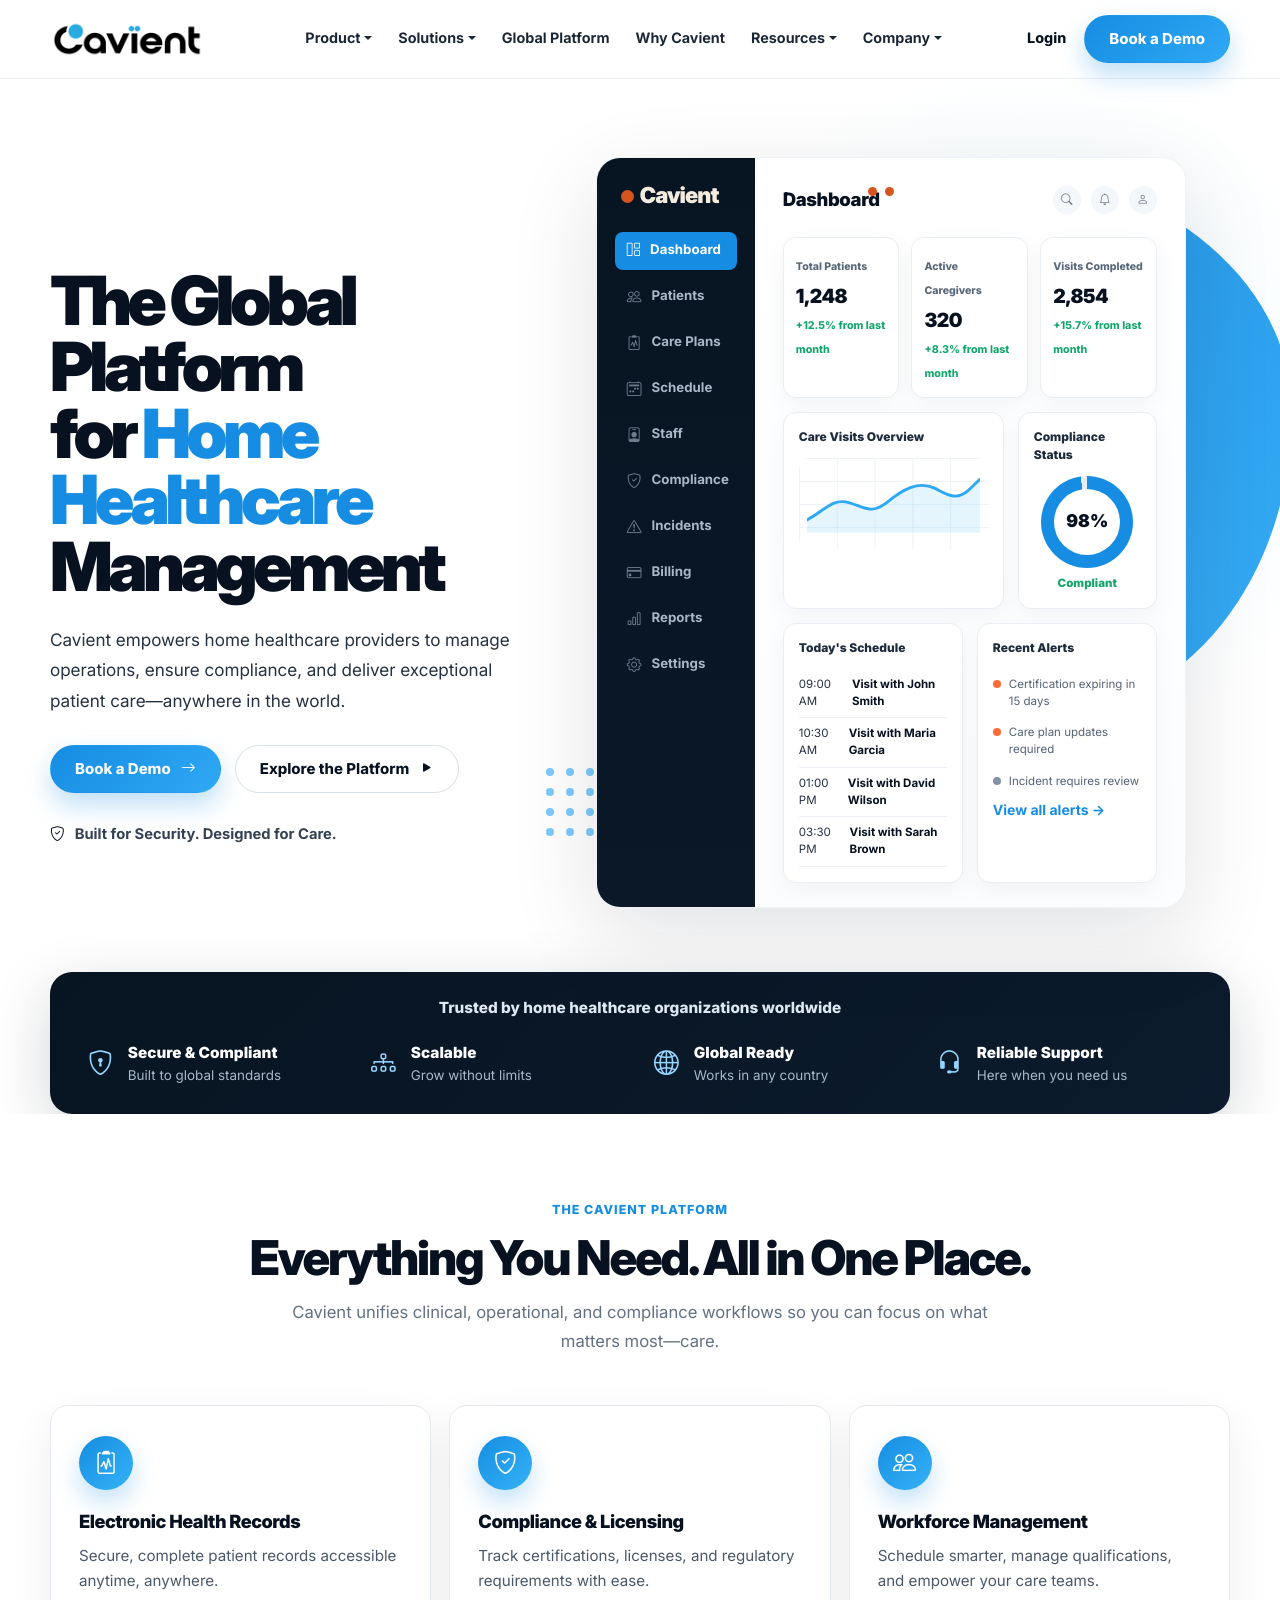
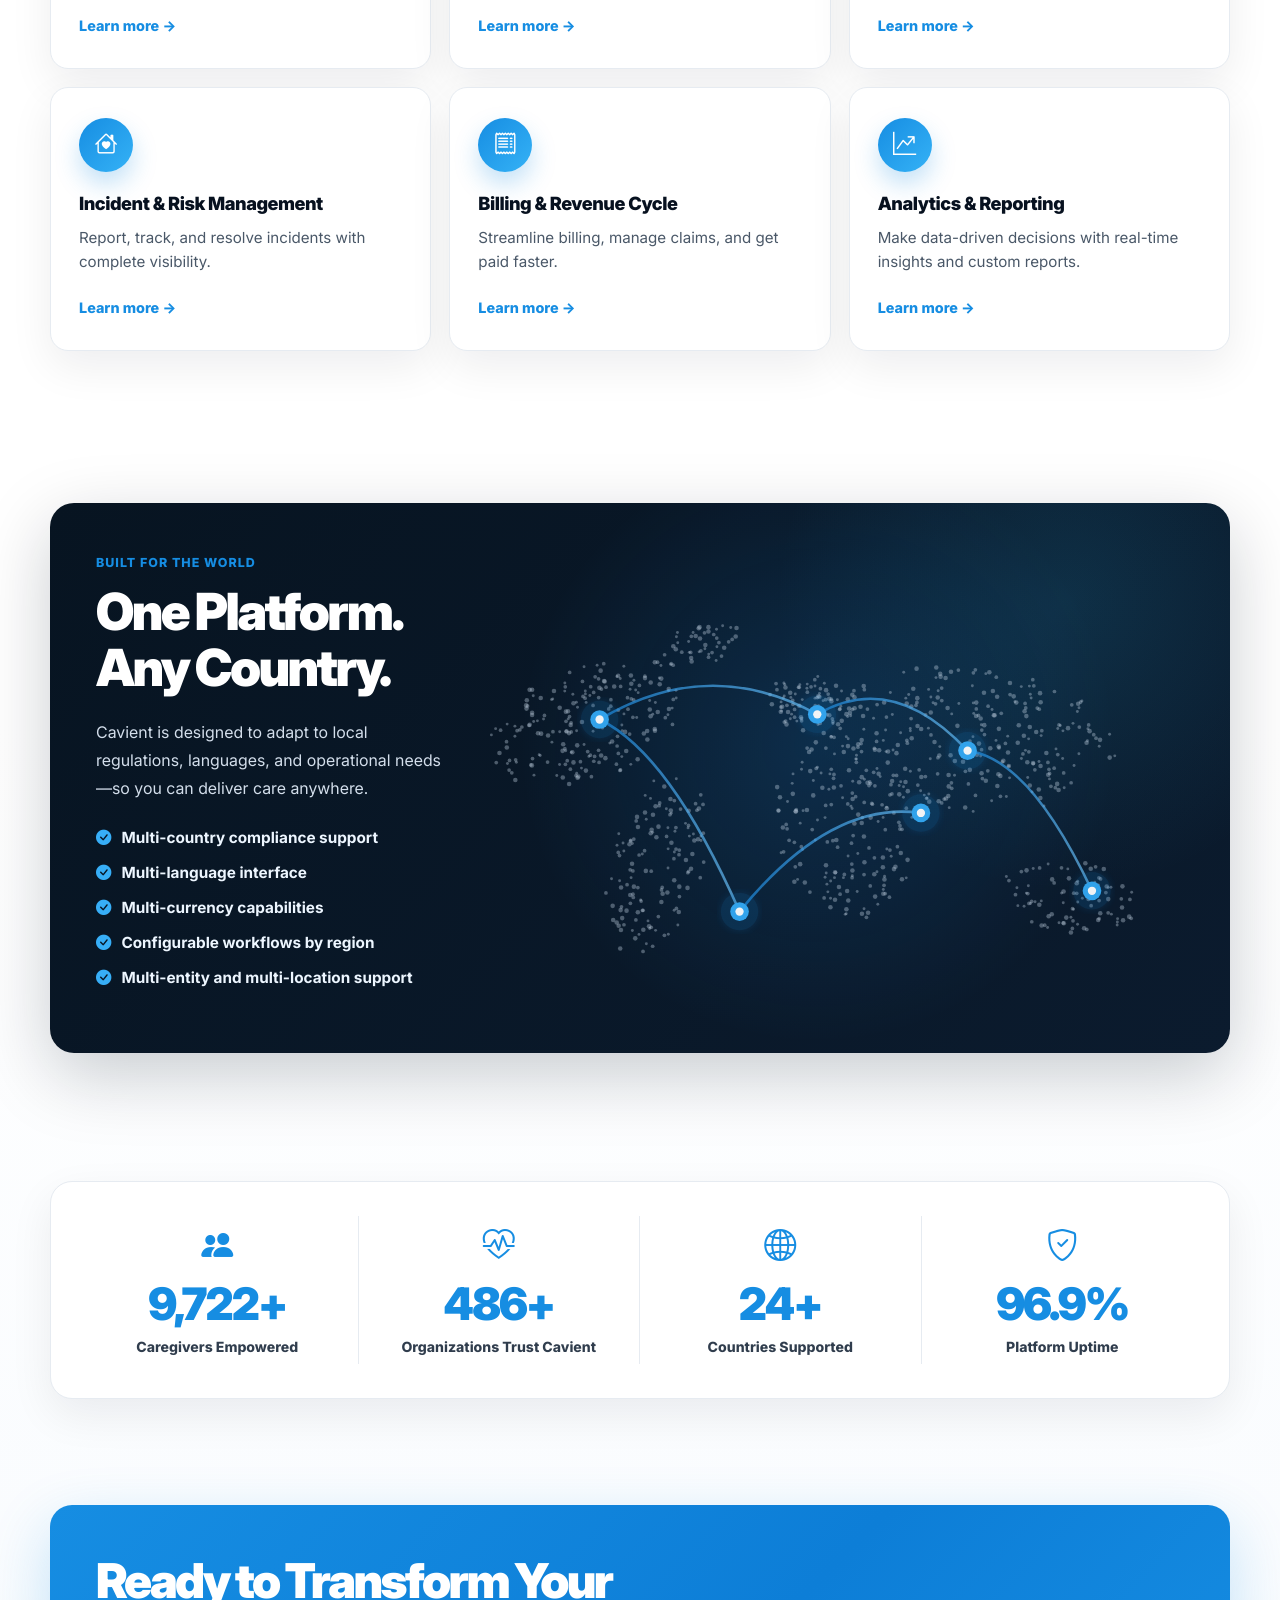
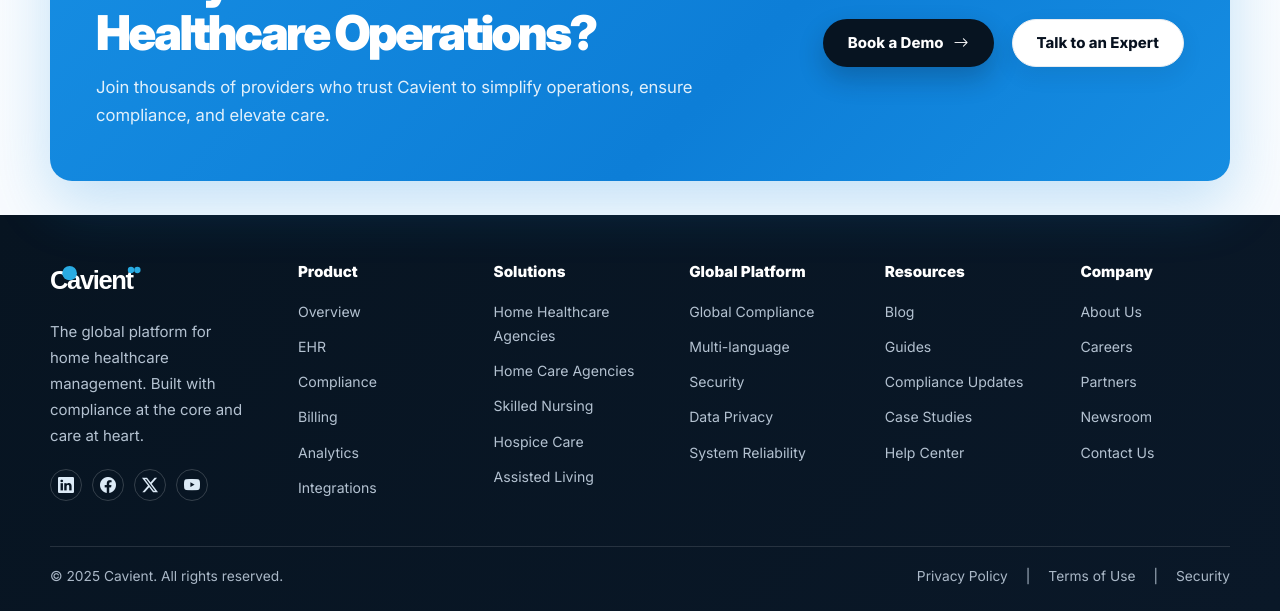
<file: index.html>
<!doctype html>
<html lang="en">
<head>
  <meta charset="utf-8">
  <meta name="viewport" content="width=device-width, initial-scale=1">
  <title>Cavient Homepage Template 01</title>
  <meta name="description" content="A responsive Bootstrap recreation of the Cavient home healthcare management homepage.">
  <link rel="preconnect" href="https://fonts.googleapis.com">
  <link rel="preconnect" href="https://fonts.gstatic.com" crossorigin>
  <link href="https://fonts.googleapis.com/css2?family=Inter:wght@500;600;700;800;900&display=swap" rel="stylesheet">
  <link href="https://cdn.jsdelivr.net/npm/bootstrap@5.3.3/dist/css/bootstrap.min.css" rel="stylesheet">
  <link href="https://cdn.jsdelivr.net/npm/bootstrap-icons@1.11.3/font/bootstrap-icons.min.css" rel="stylesheet">
  <link href="assets/css/cavient.css" rel="stylesheet">
</head>
<body class="template-one">
<div class="site-shell">

<!-- HEADER / Main Navigation -->
<header class="site-header">
  <nav class="navbar navbar-expand-lg navbar-cavient">
    <div class="container-cavient d-flex align-items-center justify-content-between">
      <a class="navbar-brand" href="index.html" aria-label="Cavient home">
        <img src="assets/img/cavient-logo.png" alt="Cavient logo" width="660" height="164">
      </a>
      <button class="navbar-toggler" type="button" data-bs-toggle="collapse" data-bs-target="#mainNavbar" aria-controls="mainNavbar" aria-expanded="false" aria-label="Toggle navigation">
        <span class="navbar-toggler-icon"></span>
      </button>
      <div class="collapse navbar-collapse" id="mainNavbar">
        <ul class="navbar-nav mx-auto mb-2 mb-lg-0 align-items-lg-center">
          <li class="nav-item dropdown">
            <a class="nav-link dropdown-toggle" href="#platform" role="button" data-bs-toggle="dropdown" aria-expanded="false">Product</a>
            <ul class="dropdown-menu">
              <li><a class="dropdown-item" href="#platform">Overview</a></li>
              <li><a class="dropdown-item" href="#platform">EHR</a></li>
              <li><a class="dropdown-item" href="#platform">Compliance</a></li>
              <li><a class="dropdown-item" href="#platform">Analytics</a></li>
            </ul>
          </li>
          <li class="nav-item dropdown">
            <a class="nav-link dropdown-toggle" href="#solutions" role="button" data-bs-toggle="dropdown" aria-expanded="false">Solutions</a>
            <ul class="dropdown-menu">
              <li><a class="dropdown-item" href="#solutions">Home Healthcare Agencies</a></li>
              <li><a class="dropdown-item" href="#solutions">Home Care Agencies</a></li>
              <li><a class="dropdown-item" href="#solutions">Skilled Nursing</a></li>
              <li><a class="dropdown-item" href="#solutions">Hospice Care</a></li>
            </ul>
          </li>
          <li class="nav-item"><a class="nav-link" href="#global">Global Platform</a></li>
          <li class="nav-item"><a class="nav-link" href="#why">Why Cavient</a></li>
          <li class="nav-item dropdown">
            <a class="nav-link dropdown-toggle" href="#resources" role="button" data-bs-toggle="dropdown" aria-expanded="false">Resources</a>
            <ul class="dropdown-menu">
              <li><a class="dropdown-item" href="#resources">Blog</a></li>
              <li><a class="dropdown-item" href="#resources">Guides</a></li>
              <li><a class="dropdown-item" href="#resources">Case Studies</a></li>
              <li><a class="dropdown-item" href="#resources">Help Center</a></li>
            </ul>
          </li>
          <li class="nav-item dropdown">
            <a class="nav-link dropdown-toggle" href="#company" role="button" data-bs-toggle="dropdown" aria-expanded="false">Company</a>
            <ul class="dropdown-menu">
              <li><a class="dropdown-item" href="#company">About Us</a></li>
              <li><a class="dropdown-item" href="#company">Careers</a></li>
              <li><a class="dropdown-item" href="#company">Contact Us</a></li>
            </ul>
          </li>
        </ul>
        <div class="nav-actions">
          <a class="nav-login" href="#login">Login</a>
          <a class="btn-cavient" href="#demo">Book a Demo</a>
        </div>
      </div>
    </div>
  </nav>
</header>

<!-- HERO / Faithful recreation of supplied homepage composition -->
<section class="hero">
  <div class="container-cavient">
    <div class="row align-items-center g-4">
      <div class="col-lg-5">
        <div class="hero-copy reveal">
          <h1 class="hero-title"><span class="line">The Global Platform</span><span class="line">for <span class="text-blue">Home Healthcare</span></span><span class="line">Management</span></h1>
          <p class="hero-description">Cavient empowers home healthcare providers to manage operations, ensure compliance, and deliver exceptional patient care—anywhere in the world.</p>
          <div class="hero-buttons">
            <a class="btn-cavient" href="#demo">Book a Demo <i class="bi bi-arrow-right"></i></a>
            <a class="btn-cavient btn-cavient-outline" href="#platform">Explore the Platform <i class="bi bi-play-fill"></i></a>
          </div>
          <div class="hero-note"><i class="bi bi-shield-check"></i>Built for Security. Designed for Care.</div>
        </div>
      </div>
      <div class="col-lg-7">
<!-- HERO VISUAL / Editable dashboard mockup -->
<div class="hero-media reveal">
  <div class="hero-blob" aria-hidden="true"></div>
  <div class="dot-grid" aria-hidden="true">
    <span></span><span></span><span></span><span></span>
    <span></span><span></span><span></span><span></span>
    <span></span><span></span><span></span><span></span>
    <span></span><span></span><span></span><span></span>
  </div>
  <div class="dashboard-window" role="img" aria-label="Cavient dashboard interface preview">
    <aside class="dash-sidebar">
      <div class="dash-mini-logo"><span class="logo-dot"></span>Cavient</div>
      <div class="sidebar-pill"><i class="bi bi-grid-1x2"></i>Dashboard</div>
      <div class="sidebar-item"><i class="bi bi-people"></i>Patients</div>
      <div class="sidebar-item"><i class="bi bi-clipboard2-pulse"></i>Care Plans</div>
      <div class="sidebar-item"><i class="bi bi-calendar2-week"></i>Schedule</div>
      <div class="sidebar-item"><i class="bi bi-person-badge"></i>Staff</div>
      <div class="sidebar-item"><i class="bi bi-shield-check"></i>Compliance</div>
      <div class="sidebar-item"><i class="bi bi-exclamation-triangle"></i>Incidents</div>
      <div class="sidebar-item"><i class="bi bi-credit-card"></i>Billing</div>
      <div class="sidebar-item"><i class="bi bi-bar-chart"></i>Reports</div>
      <div class="sidebar-item"><i class="bi bi-gear"></i>Settings</div>
    </aside>
    <div class="dash-content">
      <div class="dash-topbar">
        <h3>Dashboard</h3>
        <div class="dash-icons"><span><i class="bi bi-search"></i></span><span><i class="bi bi-bell"></i></span><span><i class="bi bi-person"></i></span></div>
      </div>
      <div class="metric-grid">
        <div class="metric-card"><span class="metric-label">Total Patients</span><strong class="metric-value">1,248</strong><span class="metric-delta">+12.5% from last month</span></div>
        <div class="metric-card"><span class="metric-label">Active Caregivers</span><strong class="metric-value">320</strong><span class="metric-delta">+8.3% from last month</span></div>
        <div class="metric-card"><span class="metric-label">Visits Completed</span><strong class="metric-value">2,854</strong><span class="metric-delta">+15.7% from last month</span></div>
      </div>
      <div class="dashboard-lower">
        <div class="panel-card">
          <div class="panel-title">Care Visits Overview</div>
          <div class="line-chart">
            <svg viewBox="0 0 240 90" preserveAspectRatio="none" aria-hidden="true">
              <path d="M0,72 C26,58 35,42 58,48 C82,55 89,65 112,47 C132,31 154,17 177,28 C195,37 207,46 224,31 C232,24 237,18 240,16" fill="none" stroke="#2fa8f5" stroke-width="4" stroke-linecap="round"/>
              <path d="M0,72 C26,58 35,42 58,48 C82,55 89,65 112,47 C132,31 154,17 177,28 C195,37 207,46 224,31 C232,24 237,18 240,16 L240,90 L0,90 Z" fill="#2fa8f5" opacity="0.12"/>
            </svg>
          </div>
        </div>
        <div class="panel-card">
          <div class="panel-title">Compliance Status</div>
          <div class="compliance-ring"></div>
          <div class="compliance-caption">Compliant</div>
        </div>
      </div>
      <div class="dash-bottom">
        <div class="panel-card">
          <div class="panel-title">Today's Schedule</div>
          <div class="list-line"><span>09:00 AM</span><strong>Visit with John Smith</strong></div>
          <div class="list-line"><span>10:30 AM</span><strong>Visit with Maria Garcia</strong></div>
          <div class="list-line"><span>01:00 PM</span><strong>Visit with David Wilson</strong></div>
          <div class="list-line"><span>03:30 PM</span><strong>Visit with Sarah Brown</strong></div>
        </div>
        <div class="panel-card">
          <div class="panel-title">Recent Alerts</div>
          <div class="alert-line"><span class="alert-dot"></span><span>Certification expiring in 15 days</span></div>
          <div class="alert-line"><span class="alert-dot"></span><span>Care plan updates required</span></div>
          <div class="alert-line"><span class="alert-dot" style="background:#8492a6"></span><span>Incident requires review</span></div>
          <a href="#alerts" class="text-blue fw-bold small">View all alerts →</a>
        </div>
      </div>
    </div>
  </div>
</div>
</div>
    </div>
  </div>
</section>

<!-- TRUST STRIP / Reusable proof points -->
<section class="trust-section reveal" id="why">
  <div class="container-cavient">
    <div class="trust-strip">
      <div class="trust-title">Trusted by home healthcare organizations worldwide</div>
      <div class="trust-grid">
        <div class="trust-item"><i class="bi bi-shield-lock"></i><div><strong>Secure &amp; Compliant</strong><span>Built to global standards</span></div></div>
        <div class="trust-item"><i class="bi bi-diagram-3"></i><div><strong>Scalable</strong><span>Grow without limits</span></div></div>
        <div class="trust-item"><i class="bi bi-globe2"></i><div><strong>Global Ready</strong><span>Works in any country</span></div></div>
        <div class="trust-item"><i class="bi bi-headset"></i><div><strong>Reliable Support</strong><span>Here when you need us</span></div></div>
      </div>
    </div>
  </div>
</section>

<!-- PLATFORM FEATURES / Reusable card grid -->
<section class="platform-section section-padding" id="platform">
  <div class="container-cavient">
    <div class="text-center reveal">
      <div class="section-eyebrow">The Cavient Platform</div>
      <h2 class="section-title">Everything You Need. All in One Place.</h2>
      <p class="section-copy">Cavient unifies clinical, operational, and compliance workflows so you can focus on what matters most—care.</p>
    </div>
    <div class="feature-grid" id="solutions">
      <article class="feature-card reveal"><div class="icon-bubble"><i class="bi bi-clipboard2-pulse"></i></div><h3>Electronic Health Records</h3><p>Secure, complete patient records accessible anytime, anywhere.</p><a href="#ehr">Learn more →</a></article>
      <article class="feature-card reveal"><div class="icon-bubble"><i class="bi bi-shield-check"></i></div><h3>Compliance &amp; Licensing</h3><p>Track certifications, licenses, and regulatory requirements with ease.</p><a href="#compliance">Learn more →</a></article>
      <article class="feature-card reveal"><div class="icon-bubble"><i class="bi bi-people"></i></div><h3>Workforce Management</h3><p>Schedule smarter, manage qualifications, and empower your care teams.</p><a href="#workforce">Learn more →</a></article>
      <article class="feature-card reveal"><div class="icon-bubble"><i class="bi bi-house-heart"></i></div><h3>Incident &amp; Risk Management</h3><p>Report, track, and resolve incidents with complete visibility.</p><a href="#risk">Learn more →</a></article>
      <article class="feature-card reveal"><div class="icon-bubble"><i class="bi bi-receipt"></i></div><h3>Billing &amp; Revenue Cycle</h3><p>Streamline billing, manage claims, and get paid faster.</p><a href="#billing">Learn more →</a></article>
      <article class="feature-card reveal"><div class="icon-bubble"><i class="bi bi-graph-up-arrow"></i></div><h3>Analytics &amp; Reporting</h3><p>Make data-driven decisions with real-time insights and custom reports.</p><a href="#analytics">Learn more →</a></article>
    </div>
  </div>
</section>

<!-- GLOBAL PLATFORM / Dark map module -->
<section class="global-section section-padding-sm" id="global">
  <div class="container-cavient">
    <div class="global-card reveal">
      <div class="global-copy">
        <div class="section-eyebrow">Built for the World</div>
        <h2>One Platform.<br>Any Country.</h2>
        <p>Cavient is designed to adapt to local regulations, languages, and operational needs—so you can deliver care anywhere.</p>
        <ul class="check-list">
          <li><i class="bi bi-check-circle-fill"></i> Multi-country compliance support</li>
          <li><i class="bi bi-check-circle-fill"></i> Multi-language interface</li>
          <li><i class="bi bi-check-circle-fill"></i> Multi-currency capabilities</li>
          <li><i class="bi bi-check-circle-fill"></i> Configurable workflows by region</li>
          <li><i class="bi bi-check-circle-fill"></i> Multi-entity and multi-location support</li>
        </ul>
      </div>
      <div class="global-map" aria-hidden="true"><img src="assets/img/world-map-dots.svg" alt=""></div>
    </div>
  </div>
</section>

<!-- STATS / Reusable number module -->
<section class="stats-section section-padding-sm">
  <div class="container-cavient">
    <div class="stats-card reveal">
      <div class="stats-grid">
        <div class="stat-item"><div class="stat-icon"><i class="bi bi-people-fill"></i></div><div class="stat-value" data-count="10000" data-suffix="+">10,000+</div><div class="stat-label">Caregivers Empowered</div></div>
        <div class="stat-item"><div class="stat-icon"><i class="bi bi-heart-pulse"></i></div><div class="stat-value" data-count="500" data-suffix="+">500+</div><div class="stat-label">Organizations Trust Cavient</div></div>
        <div class="stat-item"><div class="stat-icon"><i class="bi bi-globe2"></i></div><div class="stat-value" data-count="25" data-suffix="+">25+</div><div class="stat-label">Countries Supported</div></div>
        <div class="stat-item"><div class="stat-icon"><i class="bi bi-shield-check"></i></div><div class="stat-value" data-count="99" data-suffix=".9%">99.9%</div><div class="stat-label">Platform Uptime</div></div>
      </div>
    </div>
  </div>
</section>

<!-- CTA / Final conversion block -->
<section class="cta-section" id="demo">
  <div class="container-cavient">
    <div class="cta-card reveal">
      <div>
        <h2>Ready to Transform Your Healthcare Operations?</h2>
        <p>Join thousands of providers who trust Cavient to simplify operations, ensure compliance, and elevate care.</p>
      </div>
      <div class="cta-actions">
        <a class="btn-cavient btn-cavient-dark" href="mailto:hello@cavient.com">Book a Demo <i class="bi bi-arrow-right"></i></a>
        <a class="btn-cavient btn-cavient-light" href="mailto:hello@cavient.com">Talk to an Expert</a>
      </div>
    </div>
  </div>
</section>
</div>

<!-- FOOTER / Master page footer -->
<footer class="site-footer" id="company">
  <div class="container-cavient">
    <div class="footer-grid">
      <div class="footer-about">
        <img class="footer-logo" src="assets/img/cavient-logo-white.svg" alt="Cavient logo white">
        <p>The global platform for home healthcare management. Built with compliance at the core and care at heart.</p>
        <div class="social-links" aria-label="Social links">
          <a href="#" aria-label="LinkedIn"><i class="bi bi-linkedin"></i></a>
          <a href="#" aria-label="Facebook"><i class="bi bi-facebook"></i></a>
          <a href="#" aria-label="Twitter"><i class="bi bi-twitter-x"></i></a>
          <a href="#" aria-label="YouTube"><i class="bi bi-youtube"></i></a>
        </div>
      </div>
      <div class="footer-col"><h3>Product</h3><ul><li><a href="#platform">Overview</a></li><li><a href="#ehr">EHR</a></li><li><a href="#compliance">Compliance</a></li><li><a href="#billing">Billing</a></li><li><a href="#analytics">Analytics</a></li><li><a href="#integrations">Integrations</a></li></ul></div>
      <div class="footer-col"><h3>Solutions</h3><ul><li><a href="#solutions">Home Healthcare Agencies</a></li><li><a href="#solutions">Home Care Agencies</a></li><li><a href="#solutions">Skilled Nursing</a></li><li><a href="#solutions">Hospice Care</a></li><li><a href="#solutions">Assisted Living</a></li></ul></div>
      <div class="footer-col"><h3>Global Platform</h3><ul><li><a href="#global">Global Compliance</a></li><li><a href="#global">Multi-language</a></li><li><a href="#global">Security</a></li><li><a href="#global">Data Privacy</a></li><li><a href="#global">System Reliability</a></li></ul></div>
      <div class="footer-col" id="resources"><h3>Resources</h3><ul><li><a href="#resources">Blog</a></li><li><a href="#resources">Guides</a></li><li><a href="#resources">Compliance Updates</a></li><li><a href="#resources">Case Studies</a></li><li><a href="#resources">Help Center</a></li></ul></div>
      <div class="footer-col"><h3>Company</h3><ul><li><a href="#company">About Us</a></li><li><a href="#company">Careers</a></li><li><a href="#company">Partners</a></li><li><a href="#company">Newsroom</a></li><li><a href="#company">Contact Us</a></li></ul></div>
    </div>
    <div class="footer-bottom">
      <div>© 2025 Cavient. All rights reserved.</div>
      <div class="footer-legal"><a href="#privacy">Privacy Policy</a><span>|</span><a href="#terms">Terms of Use</a><span>|</span><a href="#security">Security</a></div>
    </div>
  </div>
</footer>

  <script src="https://cdn.jsdelivr.net/npm/bootstrap@5.3.3/dist/js/bootstrap.bundle.min.js"></script>
  <script src="assets/js/cavient.js"></script>
</body>
</html>
</file>
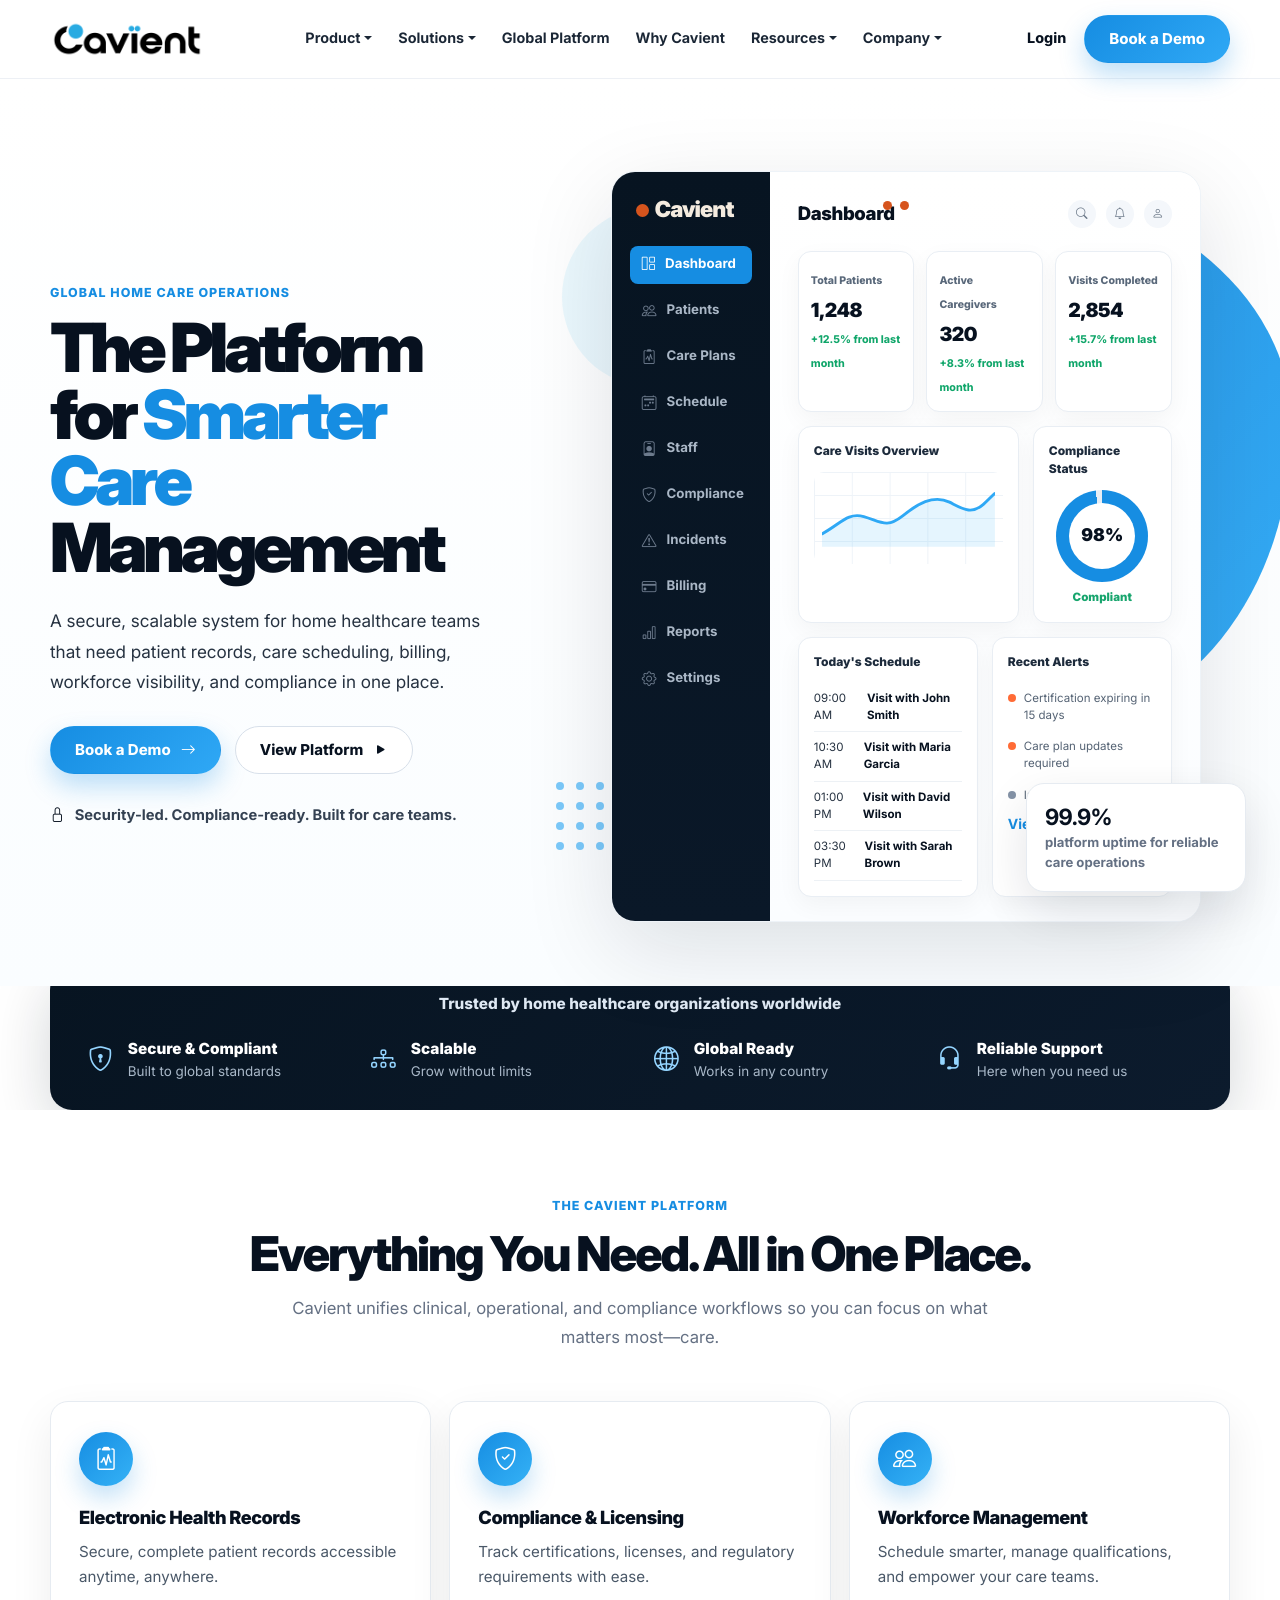
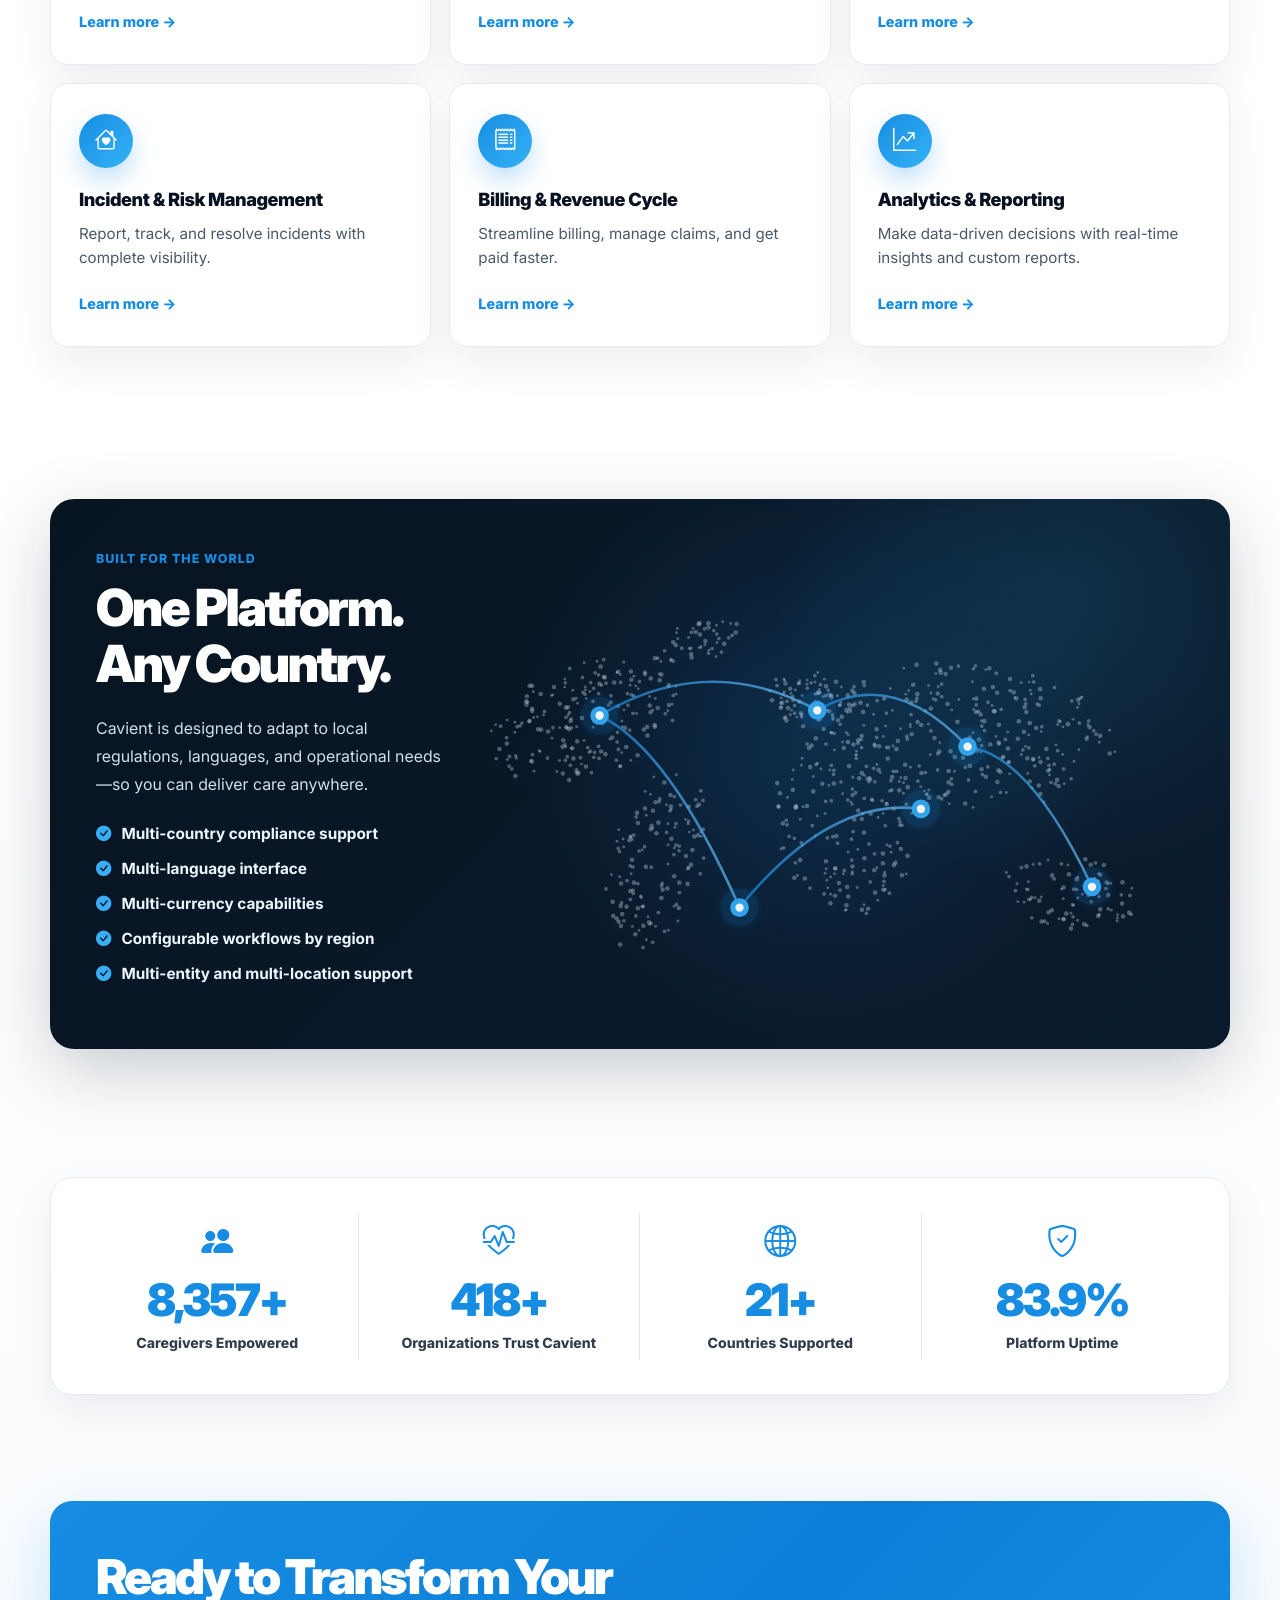
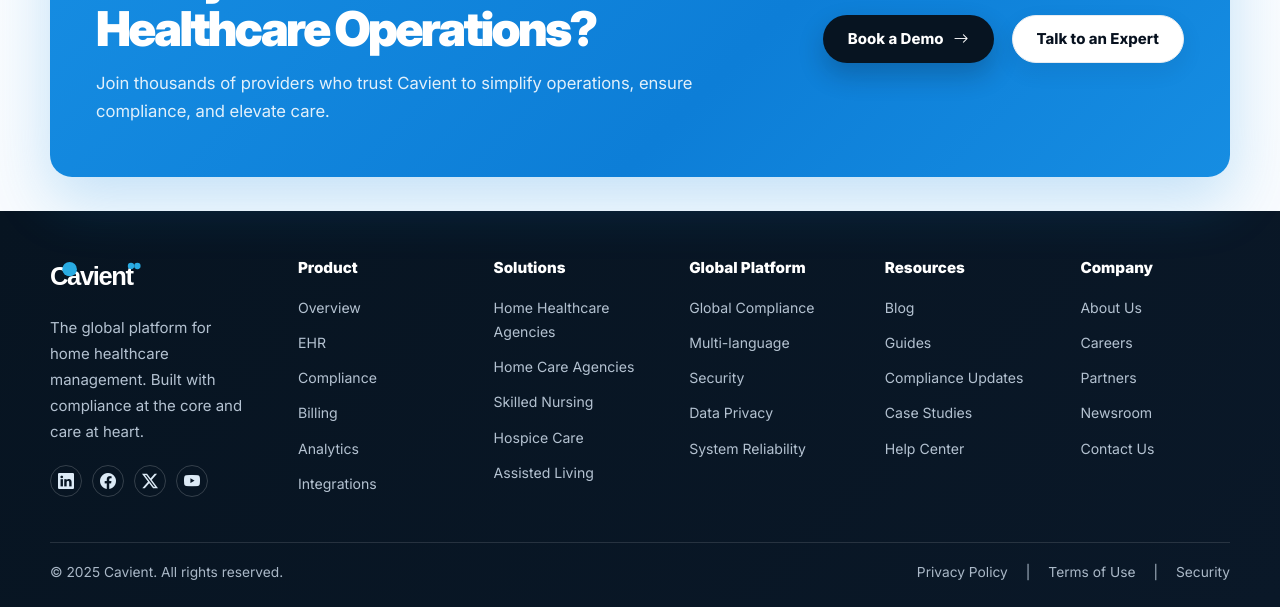
<file: homepage-02.html>
<!doctype html>
<html lang="en">
<head>
  <meta charset="utf-8">
  <meta name="viewport" content="width=device-width, initial-scale=1">
  <title>Cavient Homepage Template 02</title>
  <meta name="description" content="A polished Cavient homepage variant built with Bootstrap, HTML, CSS, and JavaScript.">
  <link rel="preconnect" href="https://fonts.googleapis.com">
  <link rel="preconnect" href="https://fonts.gstatic.com" crossorigin>
  <link href="https://fonts.googleapis.com/css2?family=Inter:wght@500;600;700;800;900&display=swap" rel="stylesheet">
  <link href="https://cdn.jsdelivr.net/npm/bootstrap@5.3.3/dist/css/bootstrap.min.css" rel="stylesheet">
  <link href="https://cdn.jsdelivr.net/npm/bootstrap-icons@1.11.3/font/bootstrap-icons.min.css" rel="stylesheet">
  <link href="assets/css/cavient.css" rel="stylesheet">
</head>
<body class="template-two">
<div class="site-shell">

<!-- HEADER / Main Navigation -->
<header class="site-header">
  <nav class="navbar navbar-expand-lg navbar-cavient">
    <div class="container-cavient d-flex align-items-center justify-content-between">
      <a class="navbar-brand" href="index.html" aria-label="Cavient home">
        <img src="assets/img/cavient-logo.png" alt="Cavient logo" width="660" height="164">
      </a>
      <button class="navbar-toggler" type="button" data-bs-toggle="collapse" data-bs-target="#mainNavbar" aria-controls="mainNavbar" aria-expanded="false" aria-label="Toggle navigation">
        <span class="navbar-toggler-icon"></span>
      </button>
      <div class="collapse navbar-collapse" id="mainNavbar">
        <ul class="navbar-nav mx-auto mb-2 mb-lg-0 align-items-lg-center">
          <li class="nav-item dropdown">
            <a class="nav-link dropdown-toggle" href="#platform" role="button" data-bs-toggle="dropdown" aria-expanded="false">Product</a>
            <ul class="dropdown-menu">
              <li><a class="dropdown-item" href="#platform">Overview</a></li>
              <li><a class="dropdown-item" href="#platform">EHR</a></li>
              <li><a class="dropdown-item" href="#platform">Compliance</a></li>
              <li><a class="dropdown-item" href="#platform">Analytics</a></li>
            </ul>
          </li>
          <li class="nav-item dropdown">
            <a class="nav-link dropdown-toggle" href="#solutions" role="button" data-bs-toggle="dropdown" aria-expanded="false">Solutions</a>
            <ul class="dropdown-menu">
              <li><a class="dropdown-item" href="#solutions">Home Healthcare Agencies</a></li>
              <li><a class="dropdown-item" href="#solutions">Home Care Agencies</a></li>
              <li><a class="dropdown-item" href="#solutions">Skilled Nursing</a></li>
              <li><a class="dropdown-item" href="#solutions">Hospice Care</a></li>
            </ul>
          </li>
          <li class="nav-item"><a class="nav-link" href="#global">Global Platform</a></li>
          <li class="nav-item"><a class="nav-link" href="#why">Why Cavient</a></li>
          <li class="nav-item dropdown">
            <a class="nav-link dropdown-toggle" href="#resources" role="button" data-bs-toggle="dropdown" aria-expanded="false">Resources</a>
            <ul class="dropdown-menu">
              <li><a class="dropdown-item" href="#resources">Blog</a></li>
              <li><a class="dropdown-item" href="#resources">Guides</a></li>
              <li><a class="dropdown-item" href="#resources">Case Studies</a></li>
              <li><a class="dropdown-item" href="#resources">Help Center</a></li>
            </ul>
          </li>
          <li class="nav-item dropdown">
            <a class="nav-link dropdown-toggle" href="#company" role="button" data-bs-toggle="dropdown" aria-expanded="false">Company</a>
            <ul class="dropdown-menu">
              <li><a class="dropdown-item" href="#company">About Us</a></li>
              <li><a class="dropdown-item" href="#company">Careers</a></li>
              <li><a class="dropdown-item" href="#company">Contact Us</a></li>
            </ul>
          </li>
        </ul>
        <div class="nav-actions">
          <a class="nav-login" href="#login">Login</a>
          <a class="btn-cavient" href="#demo">Book a Demo</a>
        </div>
      </div>
    </div>
  </nav>
</header>

<!-- HERO / Polished variant with same visual language -->
<section class="hero">
  <div class="container-cavient">
    <div class="row align-items-center g-5">
      <div class="col-lg-5">
        <div class="hero-copy reveal">
          <div class="section-eyebrow">Global home care operations</div>
          <h1 class="hero-title"><span class="line">The Platform</span><span class="line">for <span class="text-blue">Smarter Care</span></span><span class="line">Management</span></h1>
          <p class="hero-description">A secure, scalable system for home healthcare teams that need patient records, care scheduling, billing, workforce visibility, and compliance in one place.</p>
          <div class="hero-buttons">
            <a class="btn-cavient" href="#demo">Book a Demo <i class="bi bi-arrow-right"></i></a>
            <a class="btn-cavient btn-cavient-outline" href="#platform">View Platform <i class="bi bi-play-fill"></i></a>
          </div>
          <div class="hero-note"><i class="bi bi-lock"></i>Security-led. Compliance-ready. Built for care teams.</div>
        </div>
      </div>
      <div class="col-lg-7 position-relative">
        
<!-- HERO VISUAL / Editable dashboard mockup -->
<div class="hero-media reveal">
  <div class="hero-blob" aria-hidden="true"></div>
  <div class="dot-grid" aria-hidden="true">
    <span></span><span></span><span></span><span></span>
    <span></span><span></span><span></span><span></span>
    <span></span><span></span><span></span><span></span>
    <span></span><span></span><span></span><span></span>
  </div>
  <div class="dashboard-window" role="img" aria-label="Cavient dashboard interface preview">
    <aside class="dash-sidebar">
      <div class="dash-mini-logo"><span class="logo-dot"></span>Cavient</div>
      <div class="sidebar-pill"><i class="bi bi-grid-1x2"></i>Dashboard</div>
      <div class="sidebar-item"><i class="bi bi-people"></i>Patients</div>
      <div class="sidebar-item"><i class="bi bi-clipboard2-pulse"></i>Care Plans</div>
      <div class="sidebar-item"><i class="bi bi-calendar2-week"></i>Schedule</div>
      <div class="sidebar-item"><i class="bi bi-person-badge"></i>Staff</div>
      <div class="sidebar-item"><i class="bi bi-shield-check"></i>Compliance</div>
      <div class="sidebar-item"><i class="bi bi-exclamation-triangle"></i>Incidents</div>
      <div class="sidebar-item"><i class="bi bi-credit-card"></i>Billing</div>
      <div class="sidebar-item"><i class="bi bi-bar-chart"></i>Reports</div>
      <div class="sidebar-item"><i class="bi bi-gear"></i>Settings</div>
    </aside>
    <div class="dash-content">
      <div class="dash-topbar">
        <h3>Dashboard</h3>
        <div class="dash-icons"><span><i class="bi bi-search"></i></span><span><i class="bi bi-bell"></i></span><span><i class="bi bi-person"></i></span></div>
      </div>
      <div class="metric-grid">
        <div class="metric-card"><span class="metric-label">Total Patients</span><strong class="metric-value">1,248</strong><span class="metric-delta">+12.5% from last month</span></div>
        <div class="metric-card"><span class="metric-label">Active Caregivers</span><strong class="metric-value">320</strong><span class="metric-delta">+8.3% from last month</span></div>
        <div class="metric-card"><span class="metric-label">Visits Completed</span><strong class="metric-value">2,854</strong><span class="metric-delta">+15.7% from last month</span></div>
      </div>
      <div class="dashboard-lower">
        <div class="panel-card">
          <div class="panel-title">Care Visits Overview</div>
          <div class="line-chart">
            <svg viewBox="0 0 240 90" preserveAspectRatio="none" aria-hidden="true">
              <path d="M0,72 C26,58 35,42 58,48 C82,55 89,65 112,47 C132,31 154,17 177,28 C195,37 207,46 224,31 C232,24 237,18 240,16" fill="none" stroke="#2fa8f5" stroke-width="4" stroke-linecap="round"/>
              <path d="M0,72 C26,58 35,42 58,48 C82,55 89,65 112,47 C132,31 154,17 177,28 C195,37 207,46 224,31 C232,24 237,18 240,16 L240,90 L0,90 Z" fill="#2fa8f5" opacity="0.12"/>
            </svg>
          </div>
        </div>
        <div class="panel-card">
          <div class="panel-title">Compliance Status</div>
          <div class="compliance-ring"></div>
          <div class="compliance-caption">Compliant</div>
        </div>
      </div>
      <div class="dash-bottom">
        <div class="panel-card">
          <div class="panel-title">Today's Schedule</div>
          <div class="list-line"><span>09:00 AM</span><strong>Visit with John Smith</strong></div>
          <div class="list-line"><span>10:30 AM</span><strong>Visit with Maria Garcia</strong></div>
          <div class="list-line"><span>01:00 PM</span><strong>Visit with David Wilson</strong></div>
          <div class="list-line"><span>03:30 PM</span><strong>Visit with Sarah Brown</strong></div>
        </div>
        <div class="panel-card">
          <div class="panel-title">Recent Alerts</div>
          <div class="alert-line"><span class="alert-dot"></span><span>Certification expiring in 15 days</span></div>
          <div class="alert-line"><span class="alert-dot"></span><span>Care plan updates required</span></div>
          <div class="alert-line"><span class="alert-dot" style="background:#8492a6"></span><span>Incident requires review</span></div>
          <a href="#alerts" class="text-blue fw-bold small">View all alerts →</a>
        </div>
      </div>
    </div>
  </div>
</div>

        <div class="mini-proof"><strong>99.9%</strong><span>platform uptime for reliable care operations</span></div>
      </div>
    </div>
  </div>
</section>

<!-- TRUST STRIP / Reusable proof points -->
<section class="trust-section reveal" id="why">
  <div class="container-cavient">
    <div class="trust-strip">
      <div class="trust-title">Trusted by home healthcare organizations worldwide</div>
      <div class="trust-grid">
        <div class="trust-item"><i class="bi bi-shield-lock"></i><div><strong>Secure &amp; Compliant</strong><span>Built to global standards</span></div></div>
        <div class="trust-item"><i class="bi bi-diagram-3"></i><div><strong>Scalable</strong><span>Grow without limits</span></div></div>
        <div class="trust-item"><i class="bi bi-globe2"></i><div><strong>Global Ready</strong><span>Works in any country</span></div></div>
        <div class="trust-item"><i class="bi bi-headset"></i><div><strong>Reliable Support</strong><span>Here when you need us</span></div></div>
      </div>
    </div>
  </div>
</section>

<!-- PLATFORM FEATURES / Reusable card grid -->
<section class="platform-section section-padding" id="platform">
  <div class="container-cavient">
    <div class="text-center reveal">
      <div class="section-eyebrow">The Cavient Platform</div>
      <h2 class="section-title">Everything You Need. All in One Place.</h2>
      <p class="section-copy">Cavient unifies clinical, operational, and compliance workflows so you can focus on what matters most—care.</p>
    </div>
    <div class="feature-grid" id="solutions">
      <article class="feature-card reveal"><div class="icon-bubble"><i class="bi bi-clipboard2-pulse"></i></div><h3>Electronic Health Records</h3><p>Secure, complete patient records accessible anytime, anywhere.</p><a href="#ehr">Learn more →</a></article>
      <article class="feature-card reveal"><div class="icon-bubble"><i class="bi bi-shield-check"></i></div><h3>Compliance &amp; Licensing</h3><p>Track certifications, licenses, and regulatory requirements with ease.</p><a href="#compliance">Learn more →</a></article>
      <article class="feature-card reveal"><div class="icon-bubble"><i class="bi bi-people"></i></div><h3>Workforce Management</h3><p>Schedule smarter, manage qualifications, and empower your care teams.</p><a href="#workforce">Learn more →</a></article>
      <article class="feature-card reveal"><div class="icon-bubble"><i class="bi bi-house-heart"></i></div><h3>Incident &amp; Risk Management</h3><p>Report, track, and resolve incidents with complete visibility.</p><a href="#risk">Learn more →</a></article>
      <article class="feature-card reveal"><div class="icon-bubble"><i class="bi bi-receipt"></i></div><h3>Billing &amp; Revenue Cycle</h3><p>Streamline billing, manage claims, and get paid faster.</p><a href="#billing">Learn more →</a></article>
      <article class="feature-card reveal"><div class="icon-bubble"><i class="bi bi-graph-up-arrow"></i></div><h3>Analytics &amp; Reporting</h3><p>Make data-driven decisions with real-time insights and custom reports.</p><a href="#analytics">Learn more →</a></article>
    </div>
  </div>
</section>

<!-- GLOBAL PLATFORM / Dark map module -->
<section class="global-section section-padding-sm" id="global">
  <div class="container-cavient">
    <div class="global-card reveal">
      <div class="global-copy">
        <div class="section-eyebrow">Built for the World</div>
        <h2>One Platform.<br>Any Country.</h2>
        <p>Cavient is designed to adapt to local regulations, languages, and operational needs—so you can deliver care anywhere.</p>
        <ul class="check-list">
          <li><i class="bi bi-check-circle-fill"></i> Multi-country compliance support</li>
          <li><i class="bi bi-check-circle-fill"></i> Multi-language interface</li>
          <li><i class="bi bi-check-circle-fill"></i> Multi-currency capabilities</li>
          <li><i class="bi bi-check-circle-fill"></i> Configurable workflows by region</li>
          <li><i class="bi bi-check-circle-fill"></i> Multi-entity and multi-location support</li>
        </ul>
      </div>
      <div class="global-map" aria-hidden="true"><img src="assets/img/world-map-dots.svg" alt=""></div>
    </div>
  </div>
</section>

<!-- STATS / Reusable number module -->
<section class="stats-section section-padding-sm">
  <div class="container-cavient">
    <div class="stats-card reveal">
      <div class="stats-grid">
        <div class="stat-item"><div class="stat-icon"><i class="bi bi-people-fill"></i></div><div class="stat-value" data-count="10000" data-suffix="+">10,000+</div><div class="stat-label">Caregivers Empowered</div></div>
        <div class="stat-item"><div class="stat-icon"><i class="bi bi-heart-pulse"></i></div><div class="stat-value" data-count="500" data-suffix="+">500+</div><div class="stat-label">Organizations Trust Cavient</div></div>
        <div class="stat-item"><div class="stat-icon"><i class="bi bi-globe2"></i></div><div class="stat-value" data-count="25" data-suffix="+">25+</div><div class="stat-label">Countries Supported</div></div>
        <div class="stat-item"><div class="stat-icon"><i class="bi bi-shield-check"></i></div><div class="stat-value" data-count="99" data-suffix=".9%">99.9%</div><div class="stat-label">Platform Uptime</div></div>
      </div>
    </div>
  </div>
</section>

<!-- CTA / Final conversion block -->
<section class="cta-section" id="demo">
  <div class="container-cavient">
    <div class="cta-card reveal">
      <div>
        <h2>Ready to Transform Your Healthcare Operations?</h2>
        <p>Join thousands of providers who trust Cavient to simplify operations, ensure compliance, and elevate care.</p>
      </div>
      <div class="cta-actions">
        <a class="btn-cavient btn-cavient-dark" href="mailto:hello@cavient.com">Book a Demo <i class="bi bi-arrow-right"></i></a>
        <a class="btn-cavient btn-cavient-light" href="mailto:hello@cavient.com">Talk to an Expert</a>
      </div>
    </div>
  </div>
</section>
</div>

<!-- FOOTER / Master page footer -->
<footer class="site-footer" id="company">
  <div class="container-cavient">
    <div class="footer-grid">
      <div class="footer-about">
        <img class="footer-logo" src="assets/img/cavient-logo-white.svg" alt="Cavient logo white">
        <p>The global platform for home healthcare management. Built with compliance at the core and care at heart.</p>
        <div class="social-links" aria-label="Social links">
          <a href="#" aria-label="LinkedIn"><i class="bi bi-linkedin"></i></a>
          <a href="#" aria-label="Facebook"><i class="bi bi-facebook"></i></a>
          <a href="#" aria-label="Twitter"><i class="bi bi-twitter-x"></i></a>
          <a href="#" aria-label="YouTube"><i class="bi bi-youtube"></i></a>
        </div>
      </div>
      <div class="footer-col"><h3>Product</h3><ul><li><a href="#platform">Overview</a></li><li><a href="#ehr">EHR</a></li><li><a href="#compliance">Compliance</a></li><li><a href="#billing">Billing</a></li><li><a href="#analytics">Analytics</a></li><li><a href="#integrations">Integrations</a></li></ul></div>
      <div class="footer-col"><h3>Solutions</h3><ul><li><a href="#solutions">Home Healthcare Agencies</a></li><li><a href="#solutions">Home Care Agencies</a></li><li><a href="#solutions">Skilled Nursing</a></li><li><a href="#solutions">Hospice Care</a></li><li><a href="#solutions">Assisted Living</a></li></ul></div>
      <div class="footer-col"><h3>Global Platform</h3><ul><li><a href="#global">Global Compliance</a></li><li><a href="#global">Multi-language</a></li><li><a href="#global">Security</a></li><li><a href="#global">Data Privacy</a></li><li><a href="#global">System Reliability</a></li></ul></div>
      <div class="footer-col" id="resources"><h3>Resources</h3><ul><li><a href="#resources">Blog</a></li><li><a href="#resources">Guides</a></li><li><a href="#resources">Compliance Updates</a></li><li><a href="#resources">Case Studies</a></li><li><a href="#resources">Help Center</a></li></ul></div>
      <div class="footer-col"><h3>Company</h3><ul><li><a href="#company">About Us</a></li><li><a href="#company">Careers</a></li><li><a href="#company">Partners</a></li><li><a href="#company">Newsroom</a></li><li><a href="#company">Contact Us</a></li></ul></div>
    </div>
    <div class="footer-bottom">
      <div>© 2025 Cavient. All rights reserved.</div>
      <div class="footer-legal"><a href="#privacy">Privacy Policy</a><span>|</span><a href="#terms">Terms of Use</a><span>|</span><a href="#security">Security</a></div>
    </div>
  </div>
</footer>

  <script src="https://cdn.jsdelivr.net/npm/bootstrap@5.3.3/dist/js/bootstrap.bundle.min.js"></script>
  <script src="assets/js/cavient.js"></script>
</body>
</html>
</file>
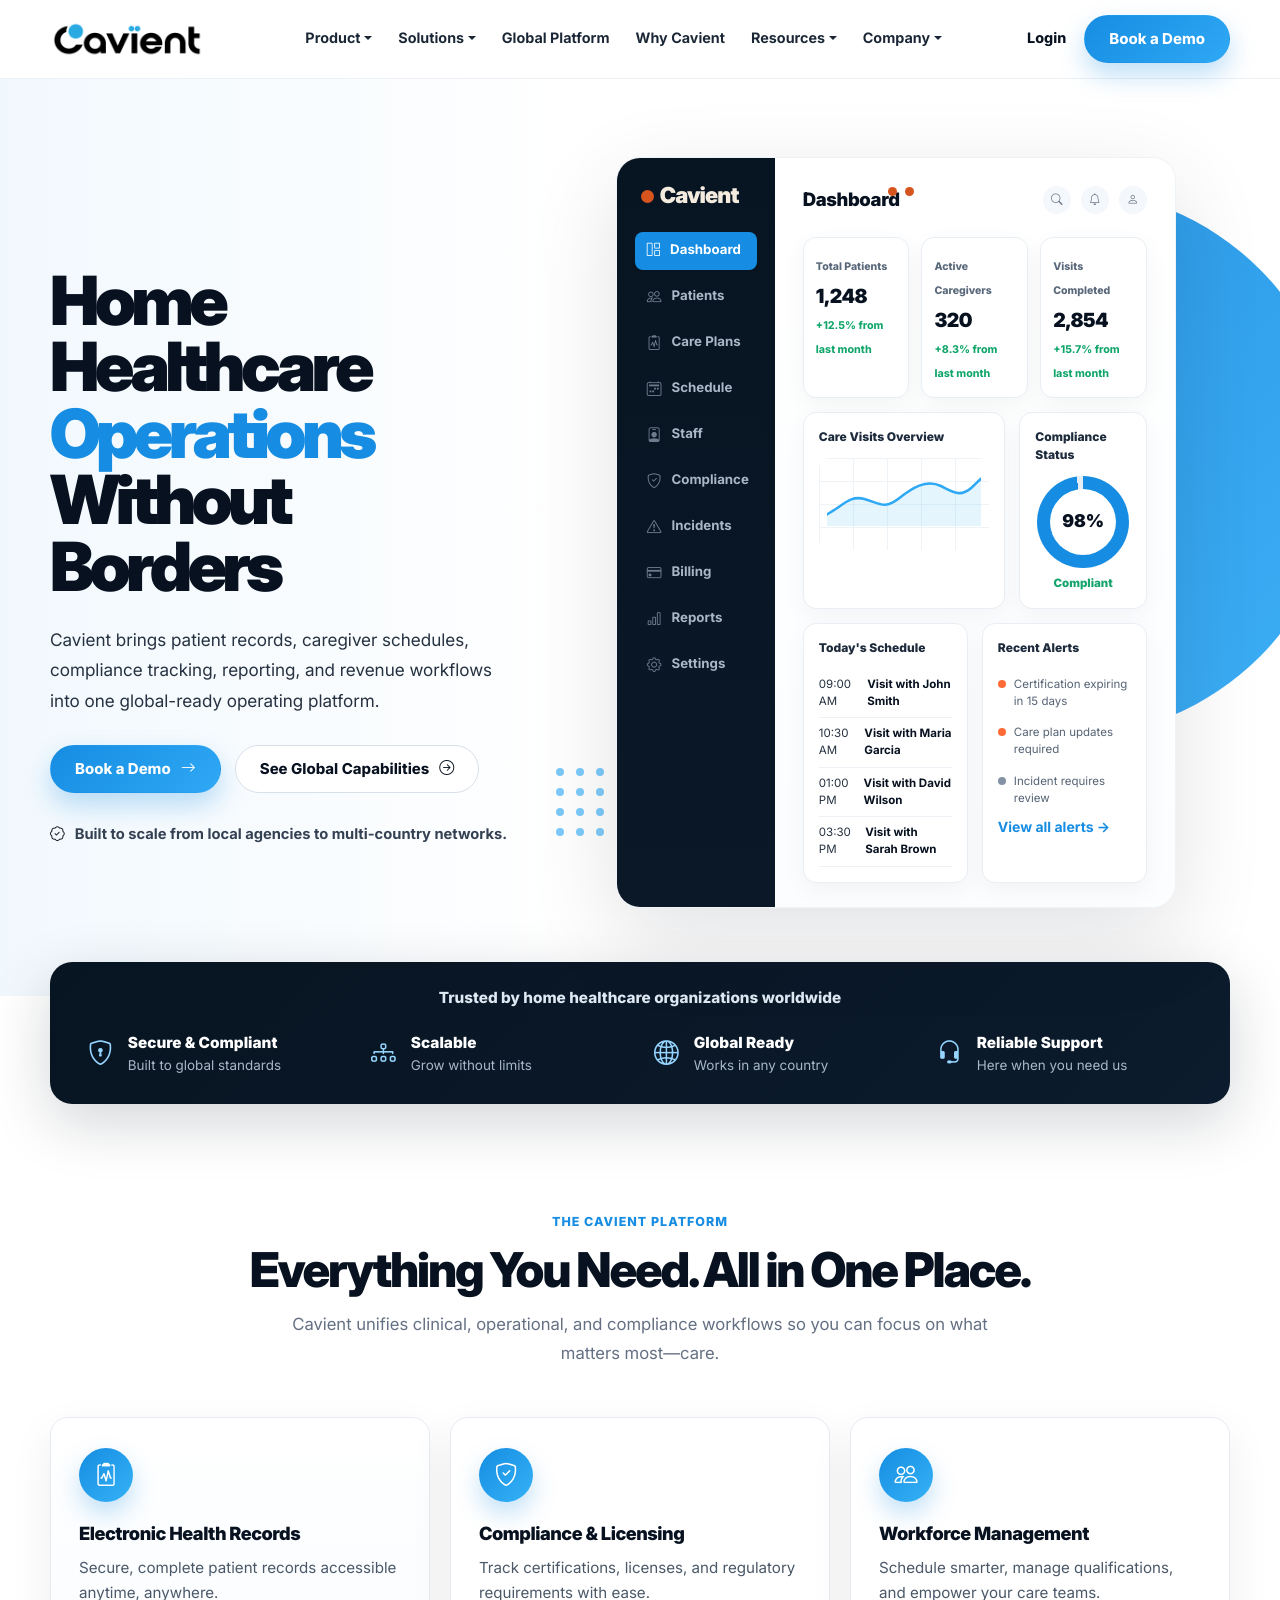
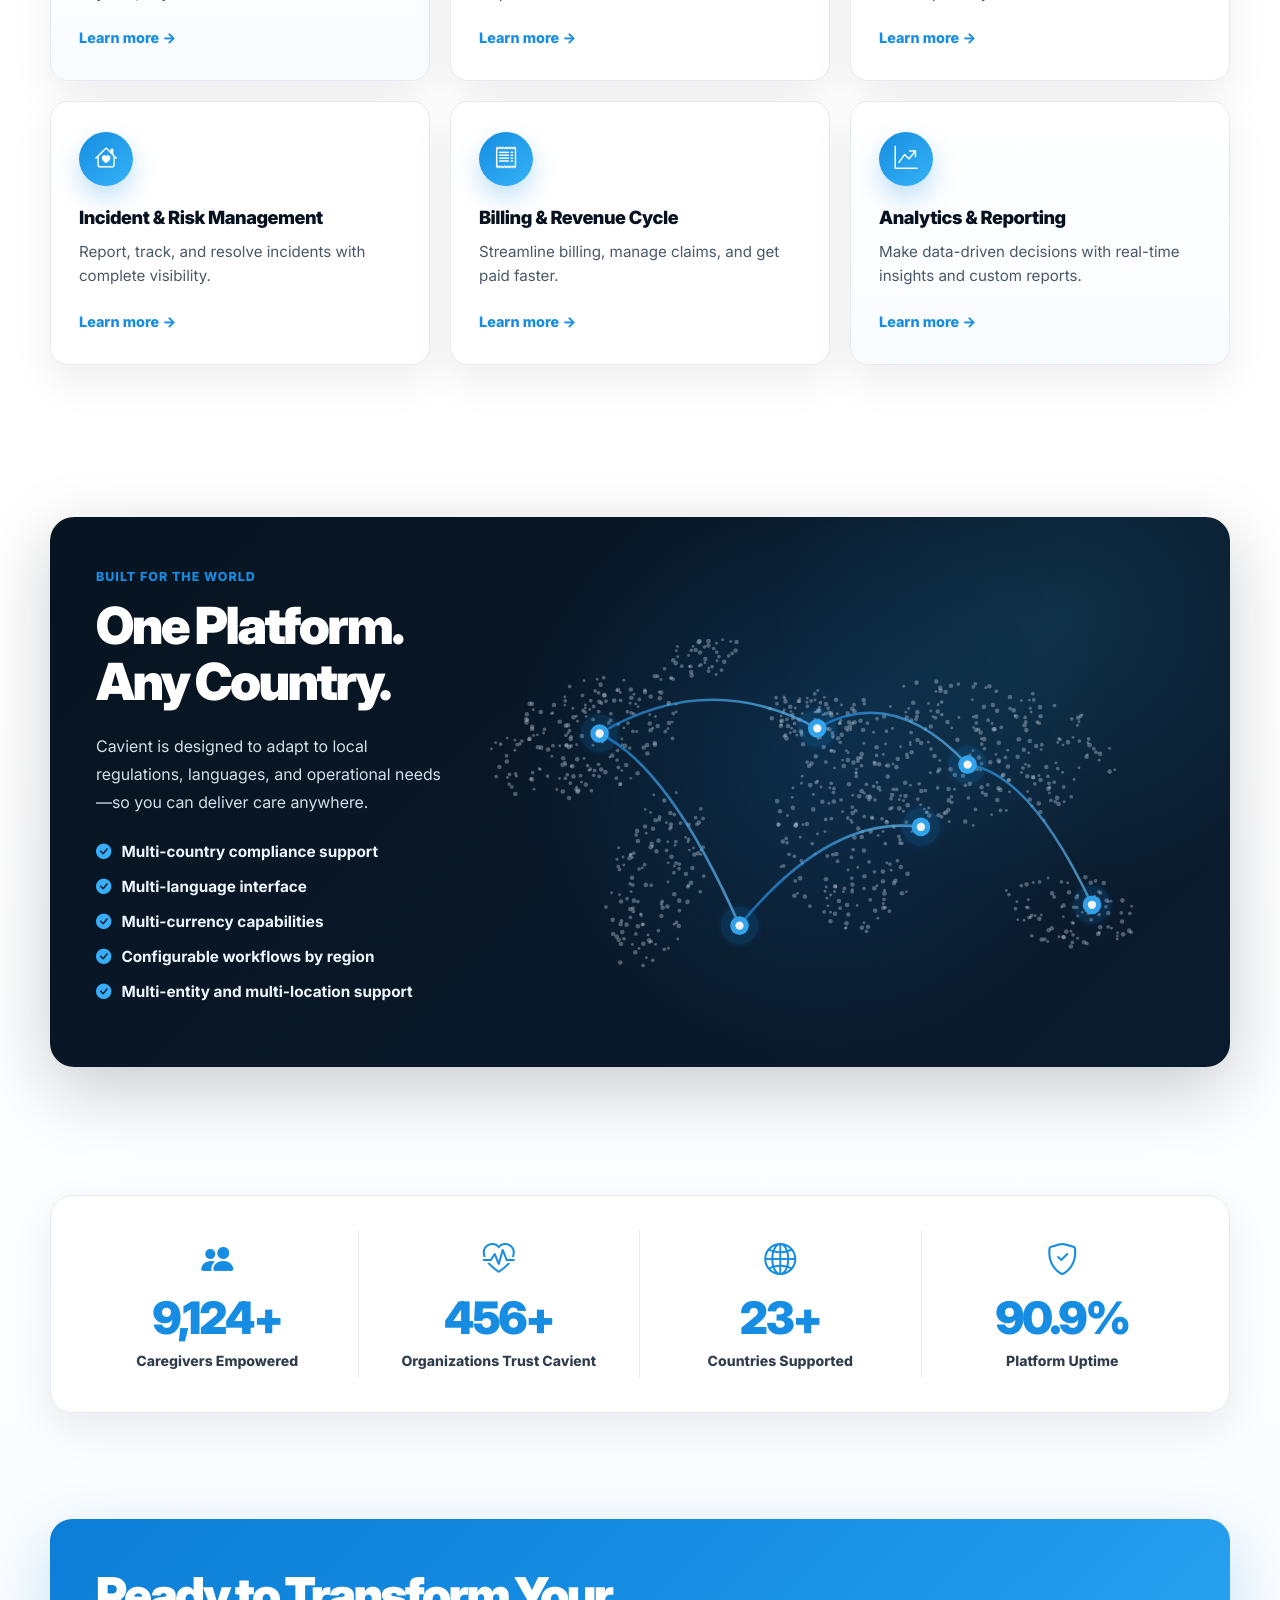
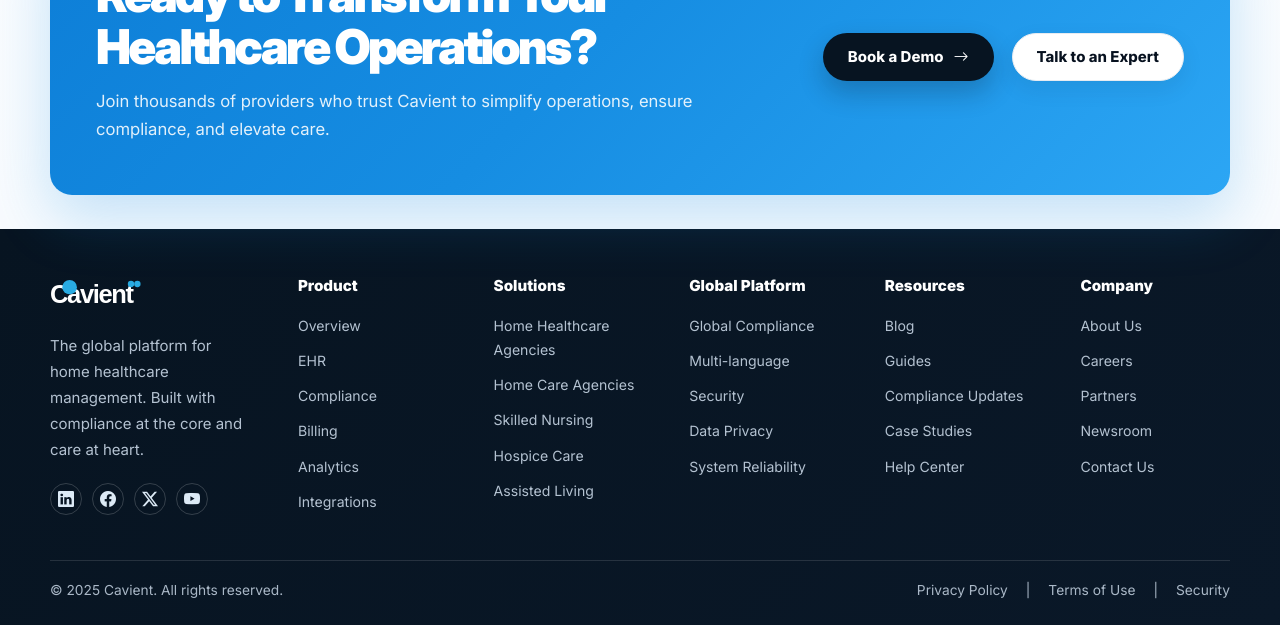
<file: homepage-03.html>
<!doctype html>
<html lang="en">
<head>
  <meta charset="utf-8">
  <meta name="viewport" content="width=device-width, initial-scale=1">
  <title>Cavient Homepage Template 03</title>
  <meta name="description" content="A scalable Cavient homepage master template for future site pages.">
  <link rel="preconnect" href="https://fonts.googleapis.com">
  <link rel="preconnect" href="https://fonts.gstatic.com" crossorigin>
  <link href="https://fonts.googleapis.com/css2?family=Inter:wght@500;600;700;800;900&display=swap" rel="stylesheet">
  <link href="https://cdn.jsdelivr.net/npm/bootstrap@5.3.3/dist/css/bootstrap.min.css" rel="stylesheet">
  <link href="https://cdn.jsdelivr.net/npm/bootstrap-icons@1.11.3/font/bootstrap-icons.min.css" rel="stylesheet">
  <link href="assets/css/cavient.css" rel="stylesheet">
</head>
<body class="template-three">
<div class="site-shell">

<!-- HEADER / Main Navigation -->
<header class="site-header">
  <nav class="navbar navbar-expand-lg navbar-cavient">
    <div class="container-cavient d-flex align-items-center justify-content-between">
      <a class="navbar-brand" href="index.html" aria-label="Cavient home">
        <img src="assets/img/cavient-logo.png" alt="Cavient logo" width="660" height="164">
      </a>
      <button class="navbar-toggler" type="button" data-bs-toggle="collapse" data-bs-target="#mainNavbar" aria-controls="mainNavbar" aria-expanded="false" aria-label="Toggle navigation">
        <span class="navbar-toggler-icon"></span>
      </button>
      <div class="collapse navbar-collapse" id="mainNavbar">
        <ul class="navbar-nav mx-auto mb-2 mb-lg-0 align-items-lg-center">
          <li class="nav-item dropdown">
            <a class="nav-link dropdown-toggle" href="#platform" role="button" data-bs-toggle="dropdown" aria-expanded="false">Product</a>
            <ul class="dropdown-menu">
              <li><a class="dropdown-item" href="#platform">Overview</a></li>
              <li><a class="dropdown-item" href="#platform">EHR</a></li>
              <li><a class="dropdown-item" href="#platform">Compliance</a></li>
              <li><a class="dropdown-item" href="#platform">Analytics</a></li>
            </ul>
          </li>
          <li class="nav-item dropdown">
            <a class="nav-link dropdown-toggle" href="#solutions" role="button" data-bs-toggle="dropdown" aria-expanded="false">Solutions</a>
            <ul class="dropdown-menu">
              <li><a class="dropdown-item" href="#solutions">Home Healthcare Agencies</a></li>
              <li><a class="dropdown-item" href="#solutions">Home Care Agencies</a></li>
              <li><a class="dropdown-item" href="#solutions">Skilled Nursing</a></li>
              <li><a class="dropdown-item" href="#solutions">Hospice Care</a></li>
            </ul>
          </li>
          <li class="nav-item"><a class="nav-link" href="#global">Global Platform</a></li>
          <li class="nav-item"><a class="nav-link" href="#why">Why Cavient</a></li>
          <li class="nav-item dropdown">
            <a class="nav-link dropdown-toggle" href="#resources" role="button" data-bs-toggle="dropdown" aria-expanded="false">Resources</a>
            <ul class="dropdown-menu">
              <li><a class="dropdown-item" href="#resources">Blog</a></li>
              <li><a class="dropdown-item" href="#resources">Guides</a></li>
              <li><a class="dropdown-item" href="#resources">Case Studies</a></li>
              <li><a class="dropdown-item" href="#resources">Help Center</a></li>
            </ul>
          </li>
          <li class="nav-item dropdown">
            <a class="nav-link dropdown-toggle" href="#company" role="button" data-bs-toggle="dropdown" aria-expanded="false">Company</a>
            <ul class="dropdown-menu">
              <li><a class="dropdown-item" href="#company">About Us</a></li>
              <li><a class="dropdown-item" href="#company">Careers</a></li>
              <li><a class="dropdown-item" href="#company">Contact Us</a></li>
            </ul>
          </li>
        </ul>
        <div class="nav-actions">
          <a class="nav-login" href="#login">Login</a>
          <a class="btn-cavient" href="#demo">Book a Demo</a>
        </div>
      </div>
    </div>
  </nav>
</header>

<!-- HERO / Master-template variant for future Cavient pages -->
<section class="hero">
  <div class="container-cavient">
    <div class="row align-items-center g-5">
      <div class="col-lg-5">
        <div class="hero-copy reveal">
          <h1 class="hero-title"><span class="line">Home Healthcare</span><span class="line"><span class="text-blue">Operations</span> Without</span><span class="line">Borders</span></h1>
          <p class="hero-description">Cavient brings patient records, caregiver schedules, compliance tracking, reporting, and revenue workflows into one global-ready operating platform.</p>
          <div class="hero-buttons">
            <a class="btn-cavient" href="#demo">Book a Demo <i class="bi bi-arrow-right"></i></a>
            <a class="btn-cavient btn-cavient-outline" href="#global">See Global Capabilities <i class="bi bi-arrow-right-circle"></i></a>
          </div>
          <div class="hero-note"><i class="bi bi-patch-check"></i>Built to scale from local agencies to multi-country networks.</div>
        </div>
      </div>
      <div class="col-lg-7">
<!-- HERO VISUAL / Editable dashboard mockup -->
<div class="hero-media reveal">
  <div class="hero-blob" aria-hidden="true"></div>
  <div class="dot-grid" aria-hidden="true">
    <span></span><span></span><span></span><span></span>
    <span></span><span></span><span></span><span></span>
    <span></span><span></span><span></span><span></span>
    <span></span><span></span><span></span><span></span>
  </div>
  <div class="dashboard-window" role="img" aria-label="Cavient dashboard interface preview">
    <aside class="dash-sidebar">
      <div class="dash-mini-logo"><span class="logo-dot"></span>Cavient</div>
      <div class="sidebar-pill"><i class="bi bi-grid-1x2"></i>Dashboard</div>
      <div class="sidebar-item"><i class="bi bi-people"></i>Patients</div>
      <div class="sidebar-item"><i class="bi bi-clipboard2-pulse"></i>Care Plans</div>
      <div class="sidebar-item"><i class="bi bi-calendar2-week"></i>Schedule</div>
      <div class="sidebar-item"><i class="bi bi-person-badge"></i>Staff</div>
      <div class="sidebar-item"><i class="bi bi-shield-check"></i>Compliance</div>
      <div class="sidebar-item"><i class="bi bi-exclamation-triangle"></i>Incidents</div>
      <div class="sidebar-item"><i class="bi bi-credit-card"></i>Billing</div>
      <div class="sidebar-item"><i class="bi bi-bar-chart"></i>Reports</div>
      <div class="sidebar-item"><i class="bi bi-gear"></i>Settings</div>
    </aside>
    <div class="dash-content">
      <div class="dash-topbar">
        <h3>Dashboard</h3>
        <div class="dash-icons"><span><i class="bi bi-search"></i></span><span><i class="bi bi-bell"></i></span><span><i class="bi bi-person"></i></span></div>
      </div>
      <div class="metric-grid">
        <div class="metric-card"><span class="metric-label">Total Patients</span><strong class="metric-value">1,248</strong><span class="metric-delta">+12.5% from last month</span></div>
        <div class="metric-card"><span class="metric-label">Active Caregivers</span><strong class="metric-value">320</strong><span class="metric-delta">+8.3% from last month</span></div>
        <div class="metric-card"><span class="metric-label">Visits Completed</span><strong class="metric-value">2,854</strong><span class="metric-delta">+15.7% from last month</span></div>
      </div>
      <div class="dashboard-lower">
        <div class="panel-card">
          <div class="panel-title">Care Visits Overview</div>
          <div class="line-chart">
            <svg viewBox="0 0 240 90" preserveAspectRatio="none" aria-hidden="true">
              <path d="M0,72 C26,58 35,42 58,48 C82,55 89,65 112,47 C132,31 154,17 177,28 C195,37 207,46 224,31 C232,24 237,18 240,16" fill="none" stroke="#2fa8f5" stroke-width="4" stroke-linecap="round"/>
              <path d="M0,72 C26,58 35,42 58,48 C82,55 89,65 112,47 C132,31 154,17 177,28 C195,37 207,46 224,31 C232,24 237,18 240,16 L240,90 L0,90 Z" fill="#2fa8f5" opacity="0.12"/>
            </svg>
          </div>
        </div>
        <div class="panel-card">
          <div class="panel-title">Compliance Status</div>
          <div class="compliance-ring"></div>
          <div class="compliance-caption">Compliant</div>
        </div>
      </div>
      <div class="dash-bottom">
        <div class="panel-card">
          <div class="panel-title">Today's Schedule</div>
          <div class="list-line"><span>09:00 AM</span><strong>Visit with John Smith</strong></div>
          <div class="list-line"><span>10:30 AM</span><strong>Visit with Maria Garcia</strong></div>
          <div class="list-line"><span>01:00 PM</span><strong>Visit with David Wilson</strong></div>
          <div class="list-line"><span>03:30 PM</span><strong>Visit with Sarah Brown</strong></div>
        </div>
        <div class="panel-card">
          <div class="panel-title">Recent Alerts</div>
          <div class="alert-line"><span class="alert-dot"></span><span>Certification expiring in 15 days</span></div>
          <div class="alert-line"><span class="alert-dot"></span><span>Care plan updates required</span></div>
          <div class="alert-line"><span class="alert-dot" style="background:#8492a6"></span><span>Incident requires review</span></div>
          <a href="#alerts" class="text-blue fw-bold small">View all alerts →</a>
        </div>
      </div>
    </div>
  </div>
</div>
</div>
    </div>
  </div>
</section>

<!-- TRUST STRIP / Reusable proof points -->
<section class="trust-section reveal" id="why">
  <div class="container-cavient">
    <div class="trust-strip">
      <div class="trust-title">Trusted by home healthcare organizations worldwide</div>
      <div class="trust-grid">
        <div class="trust-item"><i class="bi bi-shield-lock"></i><div><strong>Secure &amp; Compliant</strong><span>Built to global standards</span></div></div>
        <div class="trust-item"><i class="bi bi-diagram-3"></i><div><strong>Scalable</strong><span>Grow without limits</span></div></div>
        <div class="trust-item"><i class="bi bi-globe2"></i><div><strong>Global Ready</strong><span>Works in any country</span></div></div>
        <div class="trust-item"><i class="bi bi-headset"></i><div><strong>Reliable Support</strong><span>Here when you need us</span></div></div>
      </div>
    </div>
  </div>
</section>

<!-- PLATFORM FEATURES / Reusable card grid -->
<section class="platform-section section-padding" id="platform">
  <div class="container-cavient">
    <div class="text-center reveal">
      <div class="section-eyebrow">The Cavient Platform</div>
      <h2 class="section-title">Everything You Need. All in One Place.</h2>
      <p class="section-copy">Cavient unifies clinical, operational, and compliance workflows so you can focus on what matters most—care.</p>
    </div>
    <div class="feature-grid" id="solutions">
      <article class="feature-card reveal"><div class="icon-bubble"><i class="bi bi-clipboard2-pulse"></i></div><h3>Electronic Health Records</h3><p>Secure, complete patient records accessible anytime, anywhere.</p><a href="#ehr">Learn more →</a></article>
      <article class="feature-card reveal"><div class="icon-bubble"><i class="bi bi-shield-check"></i></div><h3>Compliance &amp; Licensing</h3><p>Track certifications, licenses, and regulatory requirements with ease.</p><a href="#compliance">Learn more →</a></article>
      <article class="feature-card reveal"><div class="icon-bubble"><i class="bi bi-people"></i></div><h3>Workforce Management</h3><p>Schedule smarter, manage qualifications, and empower your care teams.</p><a href="#workforce">Learn more →</a></article>
      <article class="feature-card reveal"><div class="icon-bubble"><i class="bi bi-house-heart"></i></div><h3>Incident &amp; Risk Management</h3><p>Report, track, and resolve incidents with complete visibility.</p><a href="#risk">Learn more →</a></article>
      <article class="feature-card reveal"><div class="icon-bubble"><i class="bi bi-receipt"></i></div><h3>Billing &amp; Revenue Cycle</h3><p>Streamline billing, manage claims, and get paid faster.</p><a href="#billing">Learn more →</a></article>
      <article class="feature-card reveal"><div class="icon-bubble"><i class="bi bi-graph-up-arrow"></i></div><h3>Analytics &amp; Reporting</h3><p>Make data-driven decisions with real-time insights and custom reports.</p><a href="#analytics">Learn more →</a></article>
    </div>
  </div>
</section>

<!-- GLOBAL PLATFORM / Dark map module -->
<section class="global-section section-padding-sm" id="global">
  <div class="container-cavient">
    <div class="global-card reveal">
      <div class="global-copy">
        <div class="section-eyebrow">Built for the World</div>
        <h2>One Platform.<br>Any Country.</h2>
        <p>Cavient is designed to adapt to local regulations, languages, and operational needs—so you can deliver care anywhere.</p>
        <ul class="check-list">
          <li><i class="bi bi-check-circle-fill"></i> Multi-country compliance support</li>
          <li><i class="bi bi-check-circle-fill"></i> Multi-language interface</li>
          <li><i class="bi bi-check-circle-fill"></i> Multi-currency capabilities</li>
          <li><i class="bi bi-check-circle-fill"></i> Configurable workflows by region</li>
          <li><i class="bi bi-check-circle-fill"></i> Multi-entity and multi-location support</li>
        </ul>
      </div>
      <div class="global-map" aria-hidden="true"><img src="assets/img/world-map-dots.svg" alt=""></div>
    </div>
  </div>
</section>

<!-- STATS / Reusable number module -->
<section class="stats-section section-padding-sm">
  <div class="container-cavient">
    <div class="stats-card reveal">
      <div class="stats-grid">
        <div class="stat-item"><div class="stat-icon"><i class="bi bi-people-fill"></i></div><div class="stat-value" data-count="10000" data-suffix="+">10,000+</div><div class="stat-label">Caregivers Empowered</div></div>
        <div class="stat-item"><div class="stat-icon"><i class="bi bi-heart-pulse"></i></div><div class="stat-value" data-count="500" data-suffix="+">500+</div><div class="stat-label">Organizations Trust Cavient</div></div>
        <div class="stat-item"><div class="stat-icon"><i class="bi bi-globe2"></i></div><div class="stat-value" data-count="25" data-suffix="+">25+</div><div class="stat-label">Countries Supported</div></div>
        <div class="stat-item"><div class="stat-icon"><i class="bi bi-shield-check"></i></div><div class="stat-value" data-count="99" data-suffix=".9%">99.9%</div><div class="stat-label">Platform Uptime</div></div>
      </div>
    </div>
  </div>
</section>

<!-- CTA / Final conversion block -->
<section class="cta-section" id="demo">
  <div class="container-cavient">
    <div class="cta-card reveal">
      <div>
        <h2>Ready to Transform Your Healthcare Operations?</h2>
        <p>Join thousands of providers who trust Cavient to simplify operations, ensure compliance, and elevate care.</p>
      </div>
      <div class="cta-actions">
        <a class="btn-cavient btn-cavient-dark" href="mailto:hello@cavient.com">Book a Demo <i class="bi bi-arrow-right"></i></a>
        <a class="btn-cavient btn-cavient-light" href="mailto:hello@cavient.com">Talk to an Expert</a>
      </div>
    </div>
  </div>
</section>
</div>

<!-- FOOTER / Master page footer -->
<footer class="site-footer" id="company">
  <div class="container-cavient">
    <div class="footer-grid">
      <div class="footer-about">
        <img class="footer-logo" src="assets/img/cavient-logo-white.svg" alt="Cavient logo white">
        <p>The global platform for home healthcare management. Built with compliance at the core and care at heart.</p>
        <div class="social-links" aria-label="Social links">
          <a href="#" aria-label="LinkedIn"><i class="bi bi-linkedin"></i></a>
          <a href="#" aria-label="Facebook"><i class="bi bi-facebook"></i></a>
          <a href="#" aria-label="Twitter"><i class="bi bi-twitter-x"></i></a>
          <a href="#" aria-label="YouTube"><i class="bi bi-youtube"></i></a>
        </div>
      </div>
      <div class="footer-col"><h3>Product</h3><ul><li><a href="#platform">Overview</a></li><li><a href="#ehr">EHR</a></li><li><a href="#compliance">Compliance</a></li><li><a href="#billing">Billing</a></li><li><a href="#analytics">Analytics</a></li><li><a href="#integrations">Integrations</a></li></ul></div>
      <div class="footer-col"><h3>Solutions</h3><ul><li><a href="#solutions">Home Healthcare Agencies</a></li><li><a href="#solutions">Home Care Agencies</a></li><li><a href="#solutions">Skilled Nursing</a></li><li><a href="#solutions">Hospice Care</a></li><li><a href="#solutions">Assisted Living</a></li></ul></div>
      <div class="footer-col"><h3>Global Platform</h3><ul><li><a href="#global">Global Compliance</a></li><li><a href="#global">Multi-language</a></li><li><a href="#global">Security</a></li><li><a href="#global">Data Privacy</a></li><li><a href="#global">System Reliability</a></li></ul></div>
      <div class="footer-col" id="resources"><h3>Resources</h3><ul><li><a href="#resources">Blog</a></li><li><a href="#resources">Guides</a></li><li><a href="#resources">Compliance Updates</a></li><li><a href="#resources">Case Studies</a></li><li><a href="#resources">Help Center</a></li></ul></div>
      <div class="footer-col"><h3>Company</h3><ul><li><a href="#company">About Us</a></li><li><a href="#company">Careers</a></li><li><a href="#company">Partners</a></li><li><a href="#company">Newsroom</a></li><li><a href="#company">Contact Us</a></li></ul></div>
    </div>
    <div class="footer-bottom">
      <div>© 2025 Cavient. All rights reserved.</div>
      <div class="footer-legal"><a href="#privacy">Privacy Policy</a><span>|</span><a href="#terms">Terms of Use</a><span>|</span><a href="#security">Security</a></div>
    </div>
  </div>
</footer>

  <script src="https://cdn.jsdelivr.net/npm/bootstrap@5.3.3/dist/js/bootstrap.bundle.min.js"></script>
  <script src="assets/js/cavient.js"></script>
</body>
</html>
</file>
<file: assets/css/cavient.css>
/*
  Cavient Homepage Master Styles
  ----------------------------------------------------
  Built for Bootstrap 5.3 with clean, reusable sections.
  Color palette intentionally follows the supplied Cavient design.
*/

:root {
  --cavient-blue: #168de2;
  --cavient-blue-2: #29abe2;
  --cavient-blue-3: #0f7bd0;
  --cavient-blue-soft: #eaf6ff;
  --cavient-ink: #07111f;
  --cavient-dark: #071421;
  --cavient-dark-2: #0b192a;
  --cavient-text: #263241;
  --cavient-muted: #647083;
  --cavient-border: #e6ebf1;
  --cavient-card: #ffffff;
  --cavient-shadow: 0 24px 70px rgba(7, 20, 33, 0.08);
  --cavient-shadow-soft: 0 16px 44px rgba(7, 20, 33, 0.07);
  --radius-xl: 28px;
  --radius-lg: 22px;
  --radius-md: 16px;
}

* { box-sizing: border-box; }
html { scroll-behavior: smooth; }
body {
  margin: 0;
  font-family: "Inter", system-ui, -apple-system, BlinkMacSystemFont, "Segoe UI", sans-serif;
  color: var(--cavient-text);
  background: #fff;
  overflow-x: hidden;
  -webkit-font-smoothing: antialiased;
  text-rendering: geometricPrecision;
}

img, svg { max-width: 100%; height: auto; }
a { color: inherit; text-decoration: none; }
a:hover { color: var(--cavient-blue); }

/* Reusable layout utilities */
.site-shell {
  position: relative;
  background:
    radial-gradient(circle at 80% 12%, rgba(41, 171, 226, 0.08), transparent 22rem),
    linear-gradient(180deg, #fff 0%, #fff 68%, #f8fbfe 100%);
}
.container-cavient {
  width: min(100% - 40px, 1180px);
  margin-inline: auto;
}
.section-padding { padding: 88px 0; }
.section-padding-sm { padding: 64px 0; }
.section-eyebrow {
  margin-bottom: 12px;
  color: var(--cavient-blue);
  font-size: 0.78rem;
  font-weight: 800;
  letter-spacing: 0.08em;
  text-transform: uppercase;
}
.section-title {
  color: var(--cavient-ink);
  font-size: clamp(2rem, 4vw, 3rem);
  font-weight: 850;
  letter-spacing: -0.045em;
  line-height: 1.06;
}
.section-copy {
  max-width: 700px;
  margin: 16px auto 0;
  color: var(--cavient-muted);
  font-size: 1.05rem;
  line-height: 1.72;
}
.text-blue { color: var(--cavient-blue); }

/* Buttons */
.btn-cavient {
  display: inline-flex;
  align-items: center;
  justify-content: center;
  gap: 10px;
  min-height: 48px;
  padding: 0 24px;
  border-radius: 999px;
  border: 1px solid transparent;
  background: linear-gradient(135deg, var(--cavient-blue), #2fa8f5);
  color: #fff !important;
  font-size: 0.94rem;
  font-weight: 760;
  box-shadow: 0 12px 26px rgba(22, 141, 226, 0.28);
  transition: transform 0.22s ease, box-shadow 0.22s ease, border-color 0.22s ease, background 0.22s ease;
}
.btn-cavient:hover {
  transform: translateY(-2px);
  box-shadow: 0 16px 32px rgba(22, 141, 226, 0.34);
}
.btn-cavient-dark {
  background: var(--cavient-dark);
  box-shadow: 0 12px 26px rgba(7, 20, 33, 0.24);
}
.btn-cavient-light {
  background: #fff;
  color: var(--cavient-ink) !important;
  border-color: var(--cavient-border);
  box-shadow: 0 8px 22px rgba(7, 20, 33, 0.08);
}
.btn-cavient-outline {
  background: #fff;
  color: var(--cavient-ink) !important;
  border: 1px solid #d8e0ea;
  box-shadow: none;
}
.btn-cavient-outline:hover { border-color: var(--cavient-blue); }

/* Header / navigation */
.site-header {
  position: sticky;
  top: 0;
  z-index: 1000;
  width: 100%;
  background: rgba(255, 255, 255, 0.9);
  backdrop-filter: blur(18px);
  border-bottom: 1px solid rgba(230, 235, 241, 0.72);
}
.navbar-cavient {
  min-height: 78px;
  padding: 0;
}
.navbar-brand img {
  width: 154px;
  height: auto;
  display: block;
}
.navbar-cavient .nav-link {
  color: #1a2635;
  font-size: 0.9rem;
  font-weight: 680;
  padding: 14px 13px !important;
}
.navbar-cavient .nav-link:hover,
.navbar-cavient .nav-link:focus { color: var(--cavient-blue); }
.navbar-cavient .dropdown-menu {
  border: 1px solid var(--cavient-border);
  border-radius: 16px;
  box-shadow: var(--cavient-shadow-soft);
  padding: 10px;
}
.navbar-cavient .dropdown-item {
  border-radius: 10px;
  font-weight: 650;
  font-size: 0.9rem;
  padding: 9px 12px;
}
.nav-actions { display: flex; align-items: center; gap: 18px; }
.nav-login { font-weight: 760; font-size: 0.9rem; color: var(--cavient-ink); }
.navbar-toggler {
  width: 44px;
  height: 44px;
  border-radius: 12px;
  border: 1px solid var(--cavient-border);
  box-shadow: none !important;
}

/* Hero / template block */
.hero {
  position: relative;
  padding: 78px 0 64px;
}
.hero .container-cavient { position: relative; z-index: 2; }
.hero-copy { padding-top: 48px; }
.hero-title {
  color: var(--cavient-ink);
  font-size: clamp(2.75rem, 5.3vw, 5rem);
  font-weight: 900;
  letter-spacing: -0.068em;
  line-height: 0.98;
  margin-bottom: 26px;
}
.hero-title .line { display: block; }
.hero-description {
  max-width: 585px;
  color: var(--cavient-text);
  font-size: 1.08rem;
  line-height: 1.75;
  margin-bottom: 28px;
}
.hero-buttons { display: flex; flex-wrap: wrap; gap: 14px; margin-bottom: 28px; }
.hero-note {
  display: inline-flex;
  align-items: center;
  gap: 10px;
  color: #344152;
  font-weight: 700;
  font-size: 0.92rem;
}
.hero-note i { color: var(--cavient-ink); }
.hero-media {
  position: relative;
  min-height: 520px;
  display: grid;
  place-items: center;
}
.hero-blob {
  position: absolute;
  width: min(92%, 548px);
  aspect-ratio: 1 / 1;
  right: -62px;
  top: 8px;
  border-radius: 42% 58% 44% 56% / 47% 45% 55% 53%;
  background: linear-gradient(135deg, #178be1 0%, #2ba8f5 100%);
  opacity: 0.95;
  z-index: 0;
}
.dot-grid {
  position: absolute;
  display: grid;
  grid-template-columns: repeat(4, 8px);
  gap: 12px;
  z-index: 1;
}
.dot-grid span {
  width: 8px;
  height: 8px;
  border-radius: 99px;
  background: #36aef7;
  opacity: 0.65;
}
.hero .dot-grid { left: -6px; bottom: 72px; }
.dashboard-window {
  position: relative;
  z-index: 2;
  width: min(100%, 590px);
  min-height: 450px;
  background: #fff;
  border: 1px solid #eef3f8;
  border-radius: 24px;
  box-shadow: 0 28px 90px rgba(7, 20, 33, 0.12);
  overflow: hidden;
  display: grid;
  grid-template-columns: 158px 1fr;
}
.dash-sidebar {
  background: linear-gradient(180deg, #071421, #0a1828);
  padding: 74px 18px 20px;
  color: #aab7c6;
  position: relative;
}
.dash-mini-logo {
  position: absolute;
  left: 24px;
  top: 22px;
  display: flex;
  align-items: center;
  gap: 6px;
  color: #0b1420;
  font-weight: 900;
  letter-spacing: -0.04em;
  font-size: 1.38rem;
  filter: invert(1);
}
.dash-mini-logo .logo-dot {
  width: 13px;
  height: 13px;
  border-radius: 50%;
  background: var(--cavient-blue-2);
  box-shadow: 245px -5px 0 -2px var(--cavient-blue-2), 262px -5px 0 -2px var(--cavient-blue-2);
}
.sidebar-pill,
.sidebar-item {
  display: flex;
  align-items: center;
  gap: 10px;
  min-height: 38px;
  padding: 0 12px;
  border-radius: 8px;
  margin-bottom: 8px;
  font-size: 0.83rem;
  font-weight: 700;
}
.sidebar-pill { background: var(--cavient-blue); color: #fff; }
.sidebar-item i { font-size: 0.92rem; color: #6d7b8d; }
.dash-content { padding: 28px 28px 24px; background: linear-gradient(180deg, #fff, #fbfdff); }
.dash-topbar { display: flex; align-items: center; justify-content: space-between; margin-bottom: 23px; }
.dash-topbar h3 { margin: 0; color: var(--cavient-ink); font-size: 1.16rem; font-weight: 850; letter-spacing: -0.02em; }
.dash-icons { display: flex; gap: 10px; }
.dash-icons span {
  width: 28px; height: 28px; border-radius: 50%;
  background: #f4f7fb; display: grid; place-items: center; color: #6b7888; font-size: 0.72rem;
}
.metric-grid { display: grid; grid-template-columns: repeat(3, 1fr); gap: 12px; margin-bottom: 14px; }
.metric-card,
.panel-card {
  background: #fff;
  border: 1px solid #e9eef4;
  border-radius: 13px;
  box-shadow: 0 8px 25px rgba(7, 20, 33, 0.045);
}
.metric-card { padding: 14px 12px; }
.metric-label { color: #59687a; font-size: 0.66rem; font-weight: 800; }
.metric-value { display: block; margin-top: 6px; color: var(--cavient-ink); font-weight: 900; font-size: 1.22rem; letter-spacing: -0.03em; }
.metric-delta { color: #10a66a; font-size: 0.67rem; font-weight: 760; }
.dashboard-lower { display: grid; grid-template-columns: 1.35fr 0.85fr; gap: 14px; }
.panel-card { padding: 15px; min-height: 148px; }
.panel-title { color: #1d2b3c; font-size: 0.75rem; font-weight: 840; margin-bottom: 12px; }
.line-chart {
  height: 92px;
  background:
    linear-gradient(#eef3f8 1px, transparent 1px) 0 0 / 100% 25%,
    linear-gradient(90deg, #eef3f8 1px, transparent 1px) 0 0 / 20% 100%;
  border-radius: 10px;
  position: relative;
  overflow: hidden;
}
.line-chart svg { position: absolute; inset: 10px 8px; }
.compliance-ring {
  width: 92px;
  height: 92px;
  margin: 0 auto 7px;
  border-radius: 50%;
  background: conic-gradient(var(--cavient-blue) 0 352deg, #e7edf4 352deg 360deg);
  display: grid;
  place-items: center;
}
.compliance-ring::before {
  content: "98%";
  width: 66px;
  height: 66px;
  border-radius: 50%;
  background: #fff;
  display: grid;
  place-items: center;
  color: var(--cavient-ink);
  font-weight: 900;
  font-size: 1.1rem;
}
.compliance-caption { text-align: center; color: #17a56d; font-size: 0.72rem; font-weight: 850; }
.dash-bottom { display: grid; grid-template-columns: 1fr 1fr; gap: 14px; margin-top: 14px; }
.list-line { display: flex; justify-content: space-between; gap: 10px; border-bottom: 1px solid #edf1f5; padding: 7px 0; font-size: 0.72rem; }
.list-line strong { color: var(--cavient-ink); }
.alert-line { display: flex; align-items: flex-start; gap: 8px; padding: 7px 0; font-size: 0.72rem; color: #556374; }
.alert-dot { width: 8px; height: 8px; border-radius: 50%; background: #ff6b36; flex: 0 0 auto; margin-top: 4px; }

/* Trust strip */
.trust-strip {
  background: linear-gradient(135deg, #071421, #0c1b2d);
  border-radius: 22px;
  color: #fff;
  padding: 24px 38px 28px;
  box-shadow: 0 18px 60px rgba(7, 20, 33, 0.18);
}
.trust-title { text-align: center; color: #dfe9f4; font-weight: 790; font-size: 0.96rem; margin-bottom: 22px; }
.trust-grid { display: grid; grid-template-columns: repeat(4, 1fr); gap: 28px; }
.trust-item { display: flex; align-items: center; gap: 15px; min-width: 0; }
.trust-item i { color: #95d5ff; font-size: 1.55rem; }
.trust-item strong { display: block; color: #fff; font-size: 0.96rem; font-weight: 850; margin-bottom: 2px; }
.trust-item span { display: block; color: #a9b8c8; font-size: 0.84rem; }

/* Platform feature cards */
.platform-section { background: #fff; }
.feature-grid { display: grid; grid-template-columns: repeat(3, 1fr); gap: 18px; margin-top: 48px; }
.feature-card {
  min-height: 218px;
  padding: 30px 28px;
  border: 1px solid var(--cavient-border);
  border-radius: 18px;
  background: #fff;
  box-shadow: var(--cavient-shadow-soft);
  transition: transform 0.22s ease, box-shadow 0.22s ease, border-color 0.22s ease;
}
.feature-card:hover {
  transform: translateY(-5px);
  box-shadow: 0 24px 60px rgba(7, 20, 33, 0.10);
  border-color: rgba(22, 141, 226, 0.25);
}
.icon-bubble {
  width: 54px;
  height: 54px;
  border-radius: 50%;
  background: linear-gradient(135deg, var(--cavient-blue), #35b2f6);
  color: #fff;
  display: grid;
  place-items: center;
  font-size: 1.45rem;
  margin-bottom: 22px;
  box-shadow: 0 12px 25px rgba(22, 141, 226, 0.26);
}
.feature-card h3 { color: var(--cavient-ink); font-size: 1.14rem; font-weight: 850; letter-spacing: -0.025em; margin-bottom: 10px; }
.feature-card p { color: #4a5868; line-height: 1.62; margin: 0 0 20px; font-size: 0.95rem; }
.feature-card a { color: var(--cavient-blue); font-weight: 800; font-size: 0.9rem; }

/* Global platform section */
.global-card {
  position: relative;
  overflow: hidden;
  border-radius: 24px;
  background: linear-gradient(135deg, #071421 0%, #0b1b2e 100%);
  color: #fff;
  min-height: 500px;
  padding: 52px 46px;
  box-shadow: 0 22px 70px rgba(7, 20, 33, 0.21);
}
.global-card::before {
  content: "";
  position: absolute;
  inset: 0;
  background: radial-gradient(circle at 65% 44%, rgba(30, 143, 230, 0.18), transparent 36%), radial-gradient(circle at 86% 18%, rgba(41, 171, 226, 0.16), transparent 26%);
  pointer-events: none;
}
.global-copy { position: relative; z-index: 2; max-width: 360px; }
.global-copy h2 {
  font-size: clamp(2.25rem, 4vw, 3.3rem);
  line-height: 1.08;
  letter-spacing: -0.05em;
  font-weight: 900;
  margin: 0 0 22px;
}
.global-copy p { color: #d3deeb; line-height: 1.75; margin-bottom: 24px; }
.check-list { list-style: none; padding: 0; margin: 0; }
.check-list li { display: flex; gap: 10px; align-items: center; color: #edf6ff; font-weight: 700; margin: 12px 0; font-size: 0.96rem; }
.check-list i { color: #37aef7; }
.global-map {
  position: absolute;
  right: 24px;
  top: 44px;
  bottom: 26px;
  width: 72%;
  display: grid;
  place-items: center;
  opacity: 0.95;
}
.global-map img { width: 100%; height: 100%; object-fit: contain; }

/* Stats */
.stats-card {
  border: 1px solid var(--cavient-border);
  border-radius: 22px;
  background: #fff;
  box-shadow: var(--cavient-shadow-soft);
  padding: 34px 26px;
}
.stats-grid { display: grid; grid-template-columns: repeat(4, 1fr); }
.stat-item { text-align: center; padding: 6px 22px; border-right: 1px solid var(--cavient-border); }
.stat-item:last-child { border-right: 0; }
.stat-icon { color: var(--cavient-blue); font-size: 2rem; margin-bottom: 12px; }
.stat-value { color: var(--cavient-blue); font-size: clamp(2rem, 4vw, 2.8rem); font-weight: 900; letter-spacing: -0.045em; line-height: 1; }
.stat-label { color: #303d4d; font-weight: 780; font-size: 0.88rem; margin-top: 10px; }

/* CTA */
.cta-section { padding: 42px 0 34px; }
.cta-card {
  border-radius: 22px;
  background: linear-gradient(135deg, #168de2, #0d7ed7 58%, #168de2);
  color: #fff;
  padding: 50px 46px;
  display: grid;
  grid-template-columns: 1.25fr 0.9fr;
  align-items: center;
  gap: 30px;
  box-shadow: 0 22px 60px rgba(22, 141, 226, 0.24);
}
.cta-card h2 { font-size: clamp(2rem, 4vw, 3rem); line-height: 1.08; letter-spacing: -0.055em; font-weight: 900; margin: 0 0 15px; }
.cta-card p { color: rgba(255, 255, 255, 0.88); font-size: 1.05rem; line-height: 1.7; margin: 0; }
.cta-actions { display: flex; justify-content: flex-end; flex-wrap: wrap; gap: 18px; }

/* Footer */
.site-footer {
  background: linear-gradient(135deg, #071421, #0a1828);
  color: #dbe6f2;
  padding: 48px 0 24px;
}
.footer-grid { display: grid; grid-template-columns: 1.35fr repeat(5, 1fr); gap: 46px; }
.footer-logo { width: 146px; margin-bottom: 20px; }
.footer-about p { color: #b4c2d1; line-height: 1.72; font-size: 0.94rem; margin-bottom: 20px; max-width: 270px; }
.social-links { display: flex; gap: 10px; }
.social-links a { width: 32px; height: 32px; display: grid; place-items: center; border-radius: 50%; border: 1px solid rgba(255,255,255,0.18); color: #dceaf6; }
.footer-col h3 { color: #fff; font-size: 0.95rem; font-weight: 850; margin-bottom: 18px; }
.footer-col ul { list-style: none; padding: 0; margin: 0; }
.footer-col li { margin-bottom: 11px; }
.footer-col a { color: #b4c2d1; font-size: 0.88rem; }
.footer-col a:hover { color: #fff; }
.footer-bottom { margin-top: 36px; padding-top: 20px; border-top: 1px solid rgba(255,255,255,0.12); display: flex; justify-content: space-between; align-items: center; gap: 18px; flex-wrap: wrap; color: #aab8c7; font-size: 0.86rem; }
.footer-legal { display: flex; gap: 18px; }
.footer-legal a { color: #aab8c7; }

/* Variant 2 subtle polish */
.template-two .hero {
  padding-top: 92px;
  background: linear-gradient(180deg, #fff 0%, #fafdff 100%);
}
.template-two .hero-copy { padding-top: 18px; }
.template-two .hero-title { max-width: 760px; }
.template-two .hero-description { max-width: 650px; }
.template-two .dashboard-window { transform: translateX(10px); }
.template-two .hero-media::after {
  content: "";
  position: absolute;
  width: 180px;
  height: 180px;
  border-radius: 50%;
  left: 0;
  top: 36px;
  background: rgba(41, 171, 226, 0.09);
}
.template-two .mini-proof {
  position: absolute;
  z-index: 3;
  right: 8px;
  bottom: 30px;
  width: 220px;
  padding: 17px 18px;
  background: #fff;
  border: 1px solid #e6ebf1;
  border-radius: 18px;
  box-shadow: 0 18px 48px rgba(7, 20, 33, 0.11);
}
.mini-proof strong { color: var(--cavient-ink); font-size: 1.4rem; letter-spacing: -0.03em; }
.mini-proof span { display: block; color: var(--cavient-muted); font-size: 0.82rem; font-weight: 700; }
.template-two .trust-strip { margin-top: -18px; }
.template-two .feature-card { min-height: 235px; }

/* Variant 3 subtle polish */
.template-three .hero {
  padding-bottom: 88px;
  background:
    linear-gradient(90deg, rgba(22, 141, 226, 0.06), transparent 45%),
    linear-gradient(180deg, #fff 0%, #fff 100%);
}
.template-three .hero-media { min-height: 560px; }
.template-three .hero-blob {
  right: -110px;
  top: 32px;
  border-radius: 50%;
  opacity: 0.92;
}
.template-three .dashboard-window {
  width: min(100%, 560px);
  min-height: 480px;
}
.template-three .trust-strip {
  transform: translateY(-34px);
  margin-bottom: -12px;
}
.template-three .feature-grid { gap: 20px; }
.template-three .feature-card:nth-child(1),
.template-three .feature-card:nth-child(6) { background: linear-gradient(180deg, #fff, #f9fcff); }
.template-three .cta-card { background: linear-gradient(135deg, #0d7ed7, #168de2 46%, #2ca6f4); }

/* Motion helpers */
.reveal {
  opacity: 0;
  transform: translateY(22px);
  transition: opacity 0.7s ease, transform 0.7s ease;
}
.reveal.is-visible { opacity: 1; transform: none; }

/* Responsive controls */
@media (max-width: 1199.98px) {
  .container-cavient { width: min(100% - 32px, 1020px); }
  .hero-title { font-size: clamp(2.6rem, 5.4vw, 4.4rem); }
  .dashboard-window { width: 100%; }
  .footer-grid { grid-template-columns: 1.4fr repeat(3, 1fr); }
}

@media (max-width: 991.98px) {
  .navbar-collapse {
    padding: 18px 0 24px;
    border-top: 1px solid var(--cavient-border);
    margin-top: 14px;
  }
  .navbar-cavient .nav-link { padding: 10px 0 !important; }
  .nav-actions { align-items: stretch; flex-direction: column; gap: 12px; padding-top: 12px; }
  .nav-actions .btn-cavient { justify-content: center; }
  .hero { padding-top: 46px; }
  .hero-copy { padding-top: 0; text-align: center; }
  .hero-description { margin-inline: auto; }
  .hero-buttons { justify-content: center; }
  .hero-media { min-height: 480px; margin-top: 30px; }
  .hero .dot-grid { left: 15px; bottom: 36px; }
  .trust-grid { grid-template-columns: repeat(2, 1fr); }
  .feature-grid { grid-template-columns: repeat(2, 1fr); }
  .global-card { padding: 42px 32px; }
  .global-copy { max-width: 100%; }
  .global-map { position: relative; right: auto; top: auto; bottom: auto; width: 100%; height: 320px; margin-top: 26px; }
  .stats-grid { grid-template-columns: repeat(2, 1fr); gap: 20px 0; }
  .stat-item:nth-child(2) { border-right: 0; }
  .cta-card { grid-template-columns: 1fr; text-align: center; }
  .cta-actions { justify-content: center; }
  .footer-grid { grid-template-columns: repeat(2, 1fr); }
  .footer-about { grid-column: 1 / -1; }
  .template-two .mini-proof { right: 25px; }
  .template-three .trust-strip { transform: none; margin-bottom: 0; }
}

@media (max-width: 767.98px) {
  .container-cavient { width: min(100% - 24px, 680px); }
  .section-padding { padding: 64px 0; }
  .navbar-brand img { width: 130px; }
  .hero-title { font-size: clamp(2.6rem, 13vw, 3.5rem); letter-spacing: -0.065em; }
  .hero-description { font-size: 1rem; }
  .hero-media { min-height: auto; display: block; }
  .hero-blob { width: 86%; right: -34px; top: 18px; }
  .dashboard-window { grid-template-columns: 112px 1fr; min-height: 402px; border-radius: 20px; }
  .dash-sidebar { padding: 66px 10px 14px; }
  .dash-mini-logo { left: 14px; font-size: 1rem; }
  .sidebar-pill, .sidebar-item { font-size: 0.7rem; padding: 0 7px; gap: 7px; min-height: 30px; }
  .dash-content { padding: 20px 16px; }
  .metric-grid { grid-template-columns: 1fr; }
  .dashboard-lower, .dash-bottom { grid-template-columns: 1fr; }
  .panel-card:nth-child(n+2), .dash-bottom .panel-card:nth-child(n+2) { display: none; }
  .trust-strip { padding: 24px 22px; }
  .trust-grid { grid-template-columns: 1fr; }
  .feature-grid { grid-template-columns: 1fr; margin-top: 34px; }
  .global-card { min-height: auto; padding: 34px 22px; }
  .global-map { height: 230px; }
  .stats-card { padding: 26px 12px; }
  .stats-grid { grid-template-columns: 1fr; }
  .stat-item { border-right: 0; border-bottom: 1px solid var(--cavient-border); padding: 20px 12px; }
  .stat-item:last-child { border-bottom: 0; }
  .cta-card { padding: 36px 24px; }
  .footer-grid { grid-template-columns: 1fr; gap: 26px; }
  .footer-bottom { flex-direction: column; align-items: flex-start; }
  .footer-legal { flex-wrap: wrap; }
  .template-two .mini-proof { position: relative; right: auto; bottom: auto; margin: -10px auto 0; }
}

@media (max-width: 460px) {
  .hero-buttons .btn-cavient { width: 100%; }
  .dashboard-window { grid-template-columns: 1fr; }
  .dash-sidebar { display: none; }
  .hero-blob { opacity: 0.18; }
  .global-copy h2 { font-size: 2.2rem; }
}
</file>
